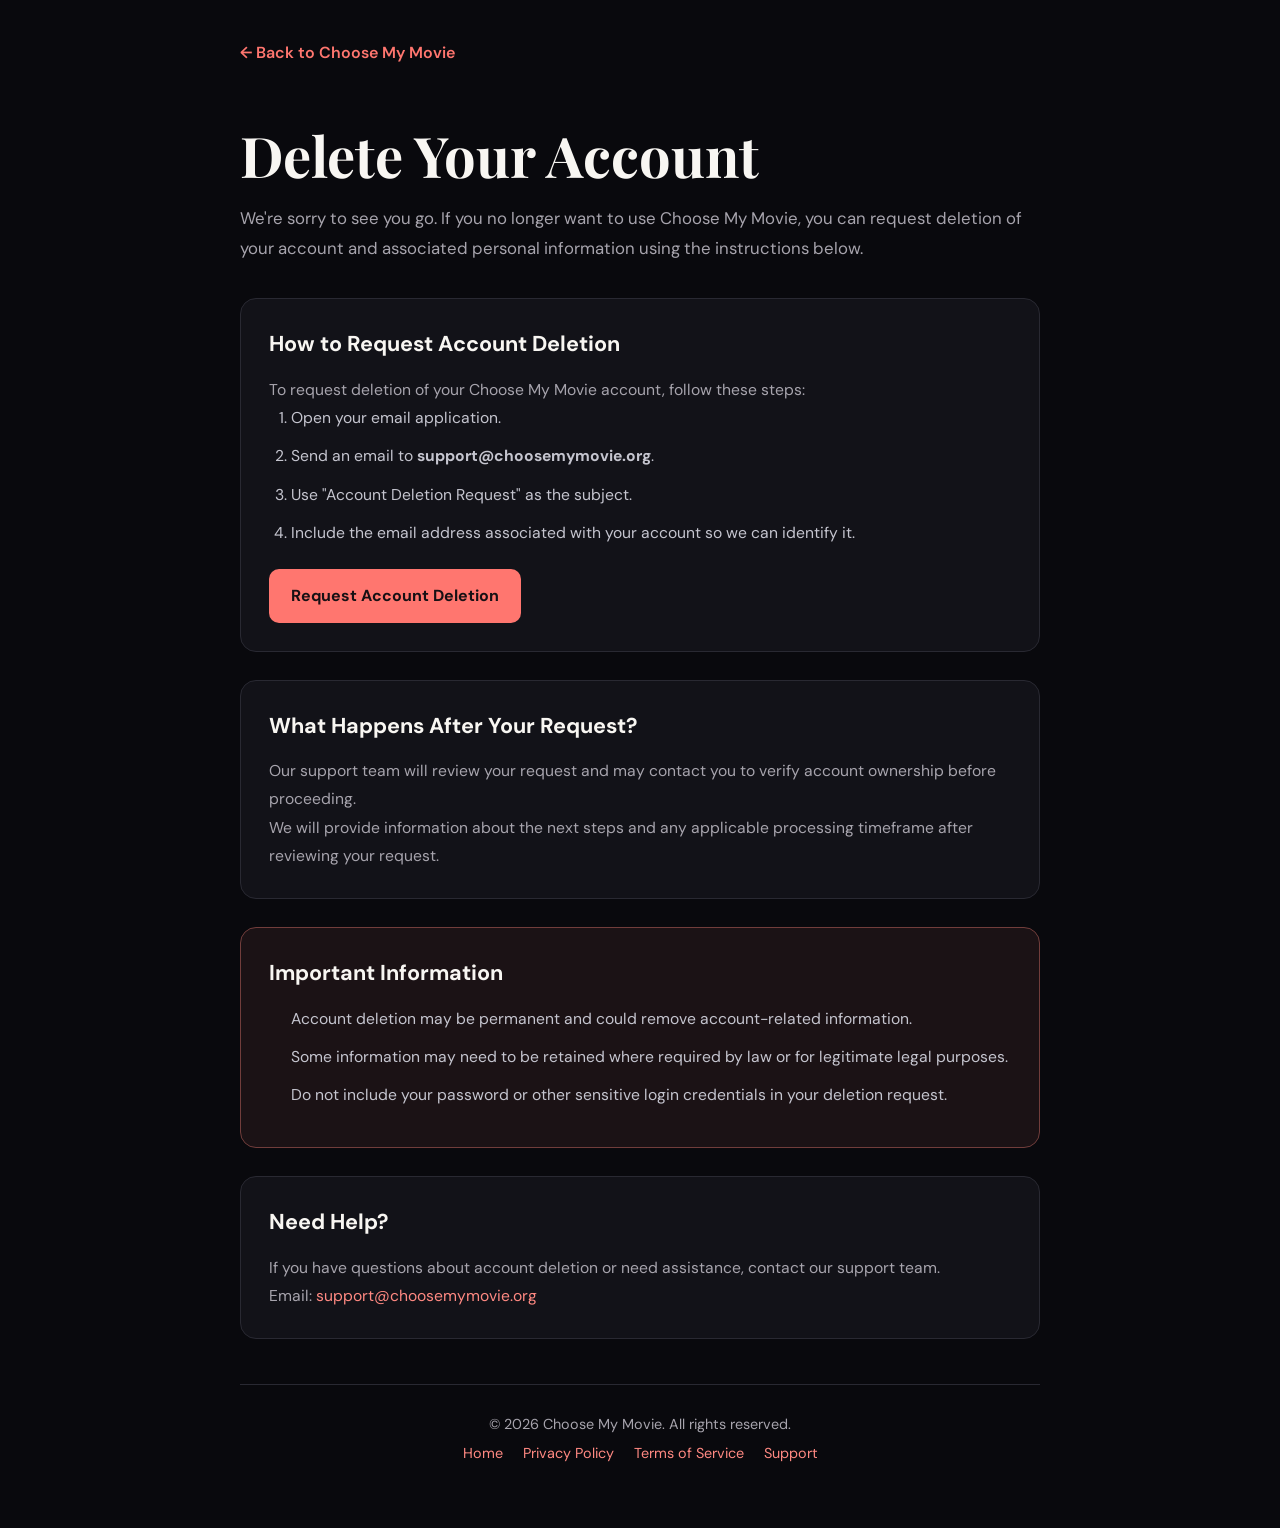
<file: chooseweb/delete-account.html>
<!DOCTYPE html>
<html lang="en">
<head>
    <meta charset="UTF-8">
    <meta name="viewport" content="width=device-width, initial-scale=1.0">

    <title>Delete Account | Choose My Movie</title>
    <meta name="description"content="Learn how to request deletion of your Choose My Movie account and associated personal information.">

    <link rel="stylesheet" href="choose.css">

    <link rel="preconnect" href="https://fonts.googleapis.com">
    <link rel="preconnect" href="https://fonts.gstatic.com" crossorigin>
    <script src="choose.js" defer></script>
    <link href="https://fonts.googleapis.com/css2?family=DM+Sans:wght@400;500;600;700&family=Playfair+Display:wght@600;700&display=swap"rel="stylesheet">

</head>

<body>
    <main class="delete-account-page">
        <div class="delete-account-container">

            <nav class="delete-account-nav">
                <a href="../index.html">
                    &larr; Back to Choose My Movie
                </a>
            </nav>

            <header class="delete-account-header">
                <h1>Delete Your Account</h1>
                <p>
                    We're sorry to see you go. If you no longer want
                    to use Choose My Movie, you can request deletion
                    of your account and associated personal information
                    using the instructions below.
                </p>
            </header>

            <section class="delete-account-section">
                <h2>How to Request Account Deletion</h2>
                <p>
                    To request deletion of your Choose My Movie account,
                    follow these steps:
                </p>
                <ol>
                    <li>
                        Open your email application.
                    </li>

                    <li>
                        Send an email to
                        <strong>support@choosemymovie.org</strong>.
                    </li>

                    <li>
                        Use "Account Deletion Request" as the subject.
                    </li>

                    <li>
                        Include the email address associated with
                        your account so we can identify it.
                    </li>
                </ol>

                <a class="delete-account-button"href="mailto:support@choosemymovie.org?subject=Account%20Deletion%20Request&body=Hello%20Choose%20My%20Movie%20Support%2C%0A%0AI%20would%20like%20to%20request%20deletion%20of%20my%20account%20and%20associated%20personal%20information.%0A%0AEmail%20associated%20with%20my%20account%3A%20%0A%0AThank%20you.">
                    Request Account Deletion
                </a>
            </section>

            <section class="delete-account-section">
                <h2>What Happens After Your Request?</h2>

                <p>
                    Our support team will review your request and may
                    contact you to verify account ownership before
                    proceeding.
                </p>

                <p>
                    We will provide information about the next steps
                    and any applicable processing timeframe after
                    reviewing your request.
                </p>
            </section>

            <section class="delete-account-section delete-account-warning">
                <h2>Important Information</h2>

                <ul>
                    <li>
                        Account deletion may be permanent and could
                        remove account-related information.
                    </li>

                    <li>
                        Some information may need to be retained where
                        required by law or for legitimate legal purposes.
                    </li>

                    <li>
                        Do not include your password or other sensitive
                        login credentials in your deletion request.
                    </li>
                </ul>
            </section>

            <section class="delete-account-section">
                <h2>Need Help?</h2>

                <p>
                    If you have questions about account deletion or
                    need assistance, contact our support team.
                </p>

                <p>
                    Email:
                    <a href="mailto:support@choosemymovie.org"style="color: #ff8982;">
                        support@choosemymovie.org
                    </a>
                </p>
            </section>

            <footer class="delete-account-footer">
                <p>
                    &copy; <span id="current-year"></span>
                    Choose My Movie. All rights reserved.
                </p>

                <p>
                    <a href="../index.html">Home</a>
                    <a href="privacy.html">Privacy Policy</a>
                    <a href="terms.html">Terms of Service</a>
                    <a href="support.html">Support</a>
                </p>
            </footer>

        </div>
    </main>

    <script>
        document.getElementById("current-year").textContent =
            new Date().getFullYear();
    </script>
</body>
</html>
</file>
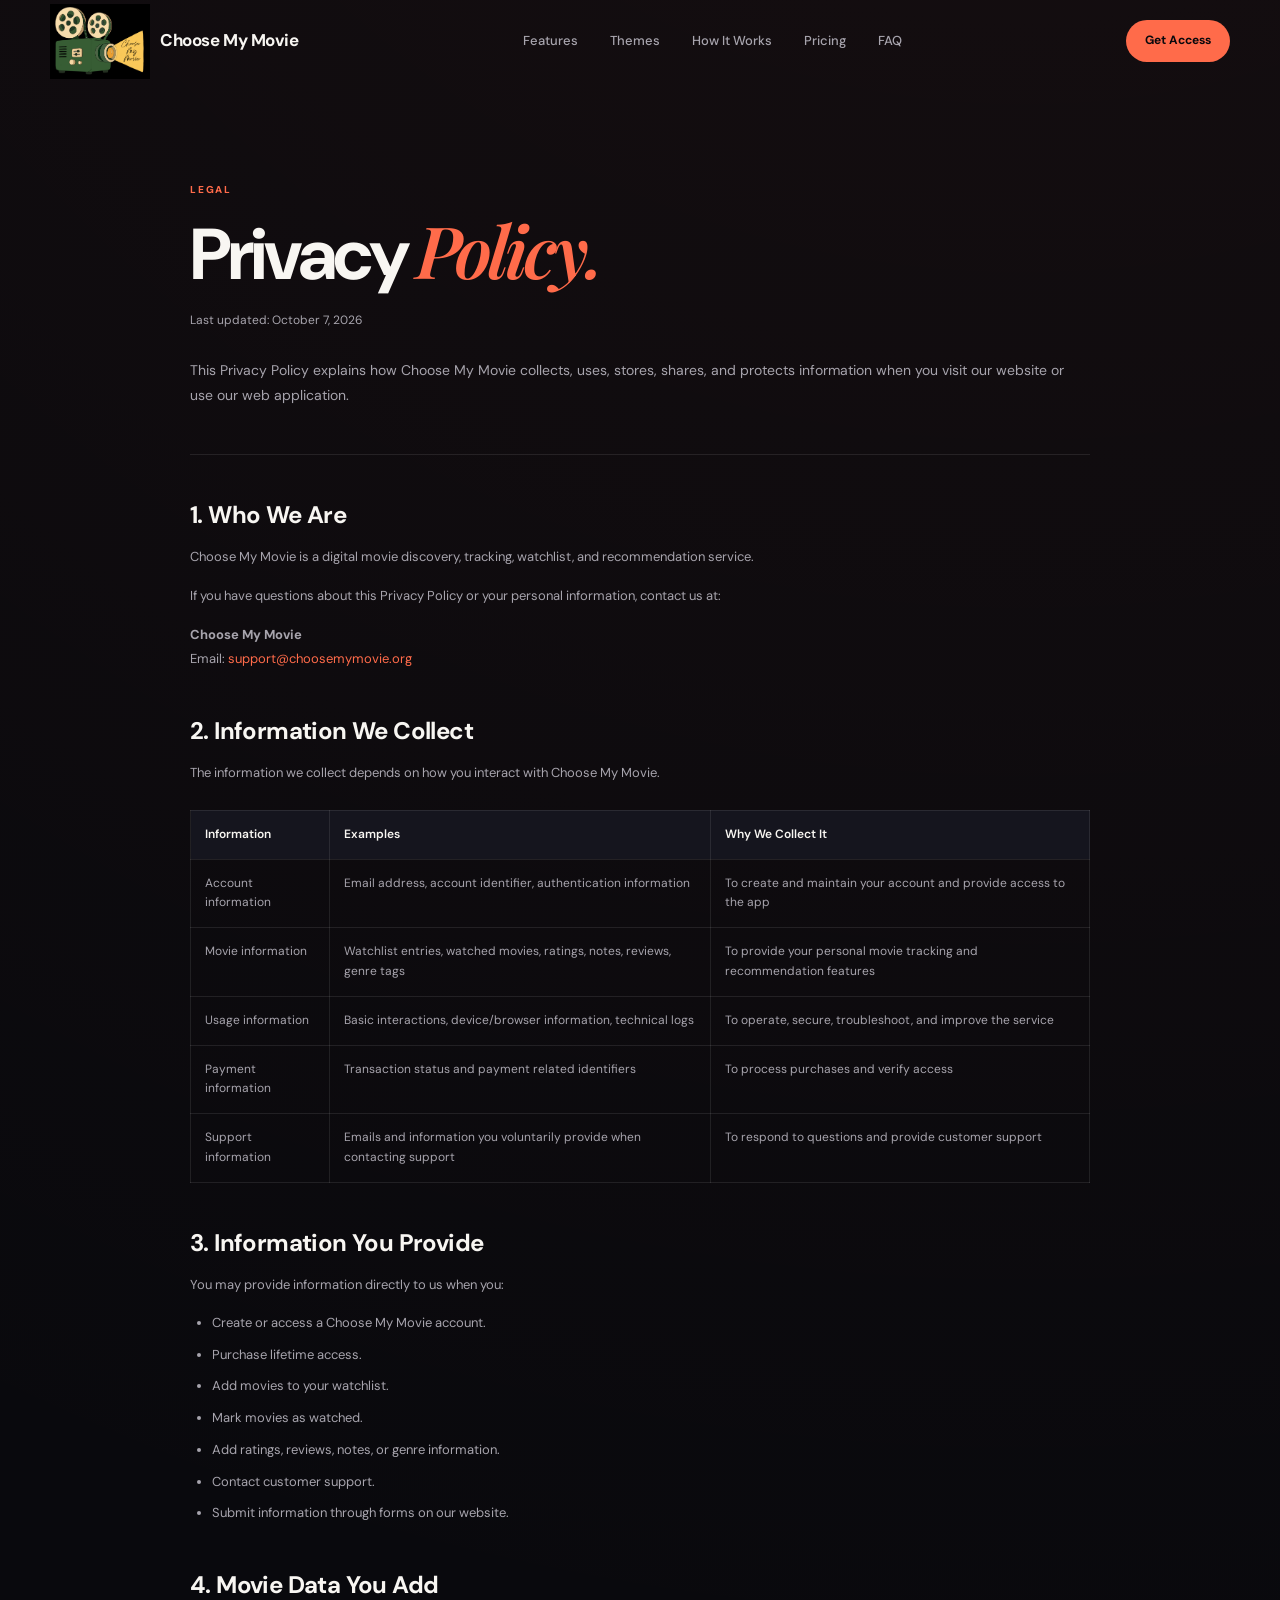
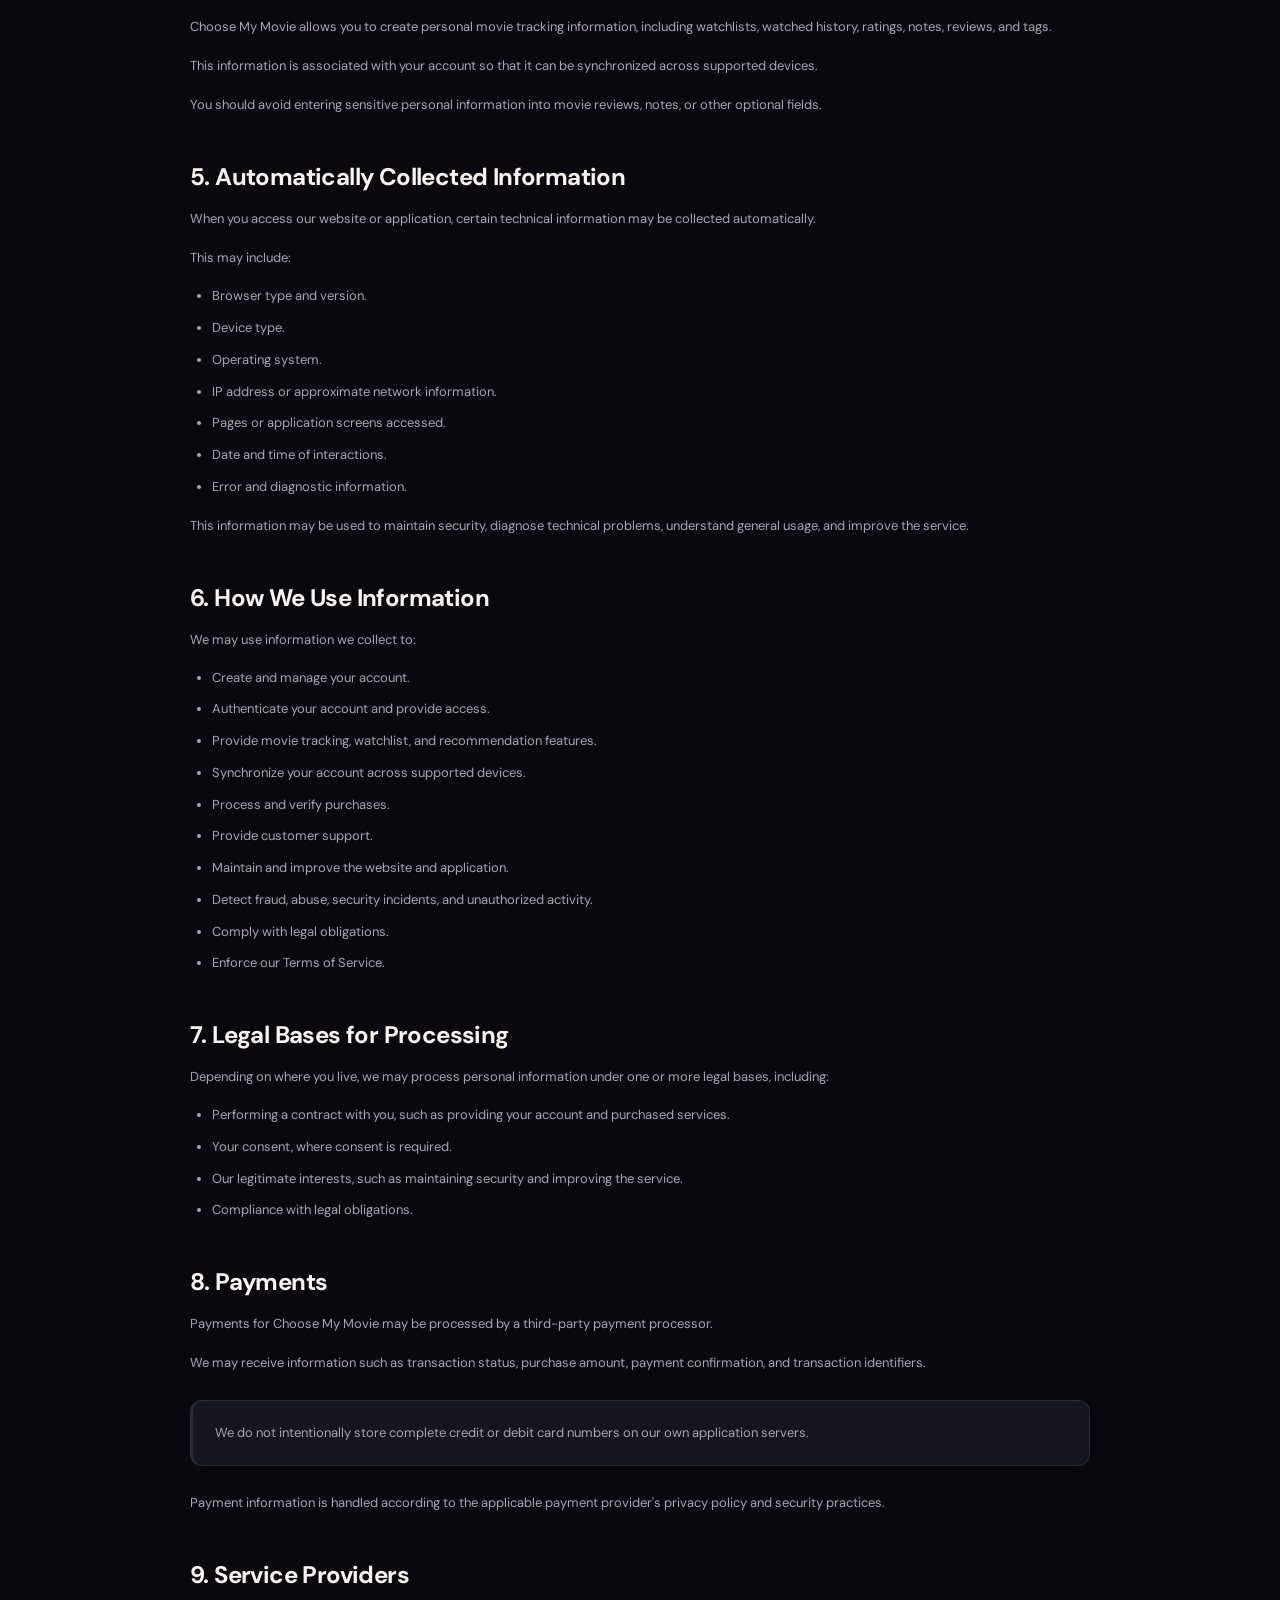
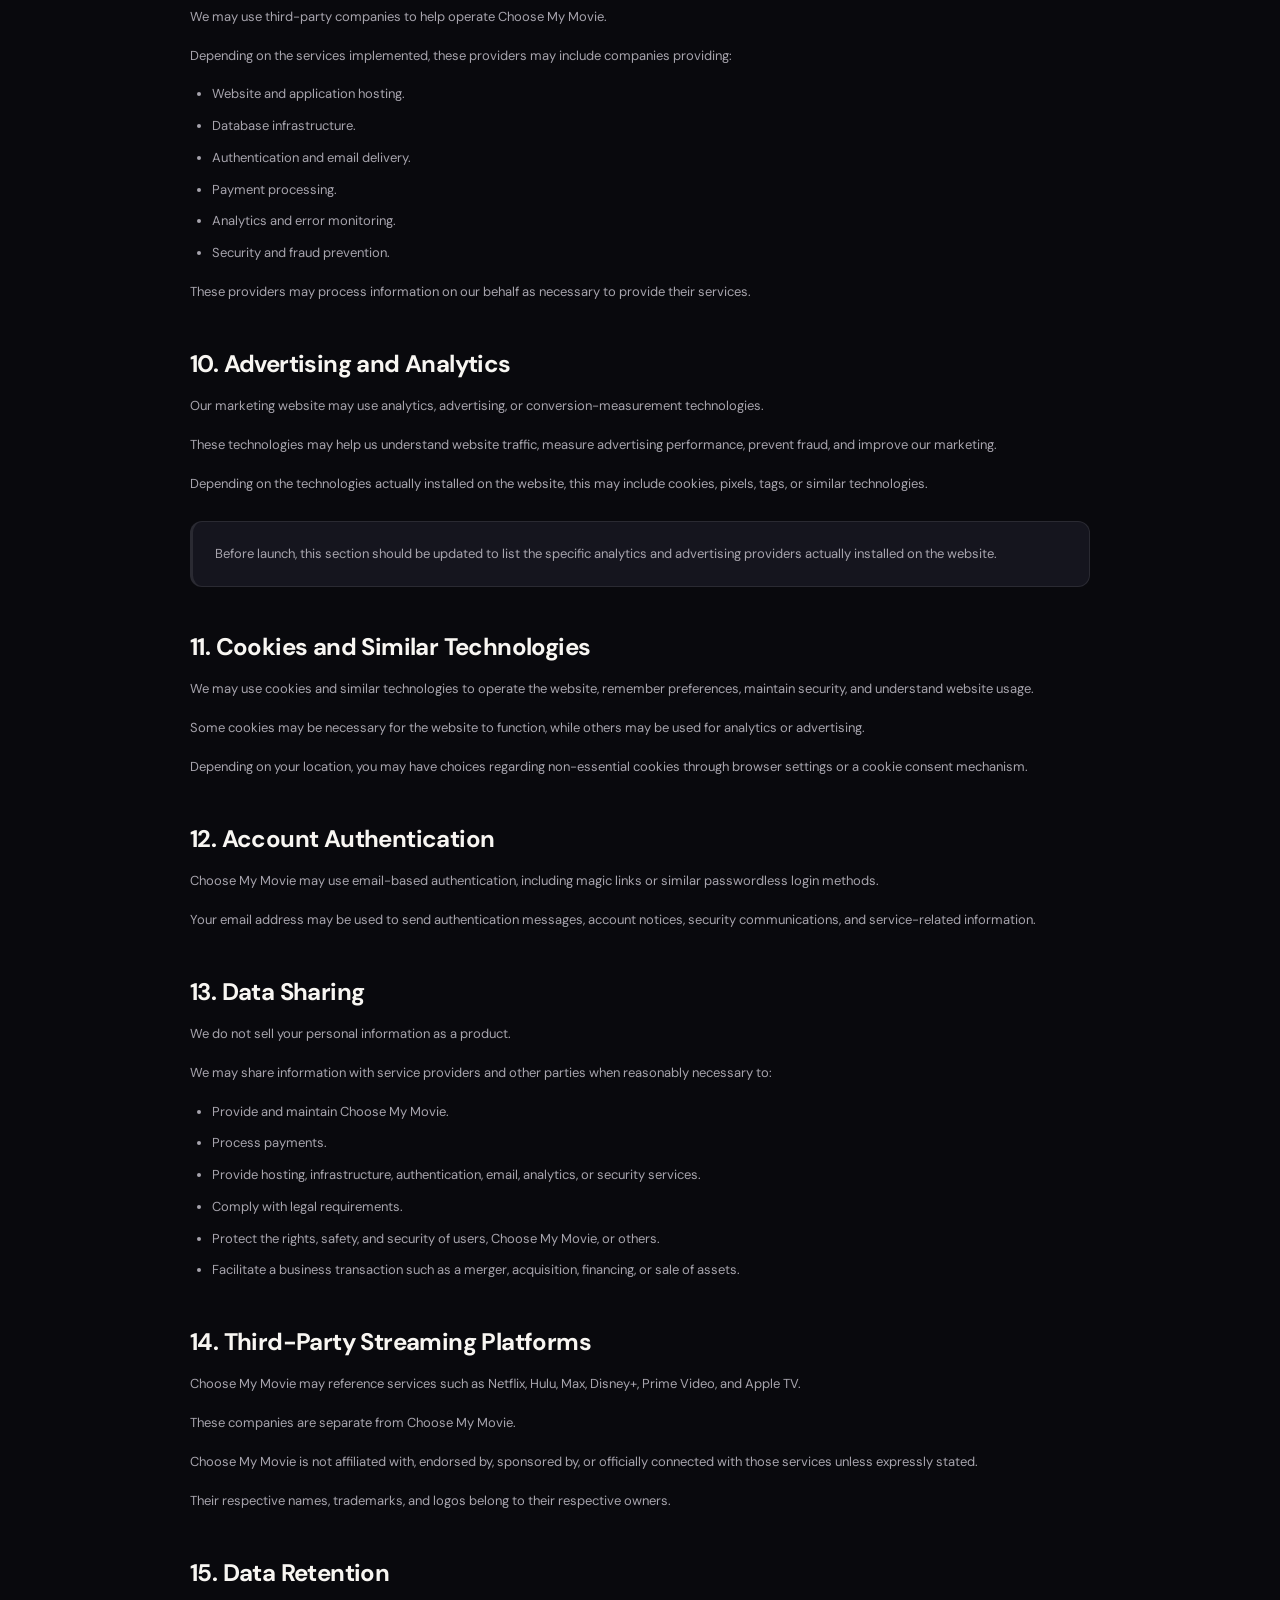
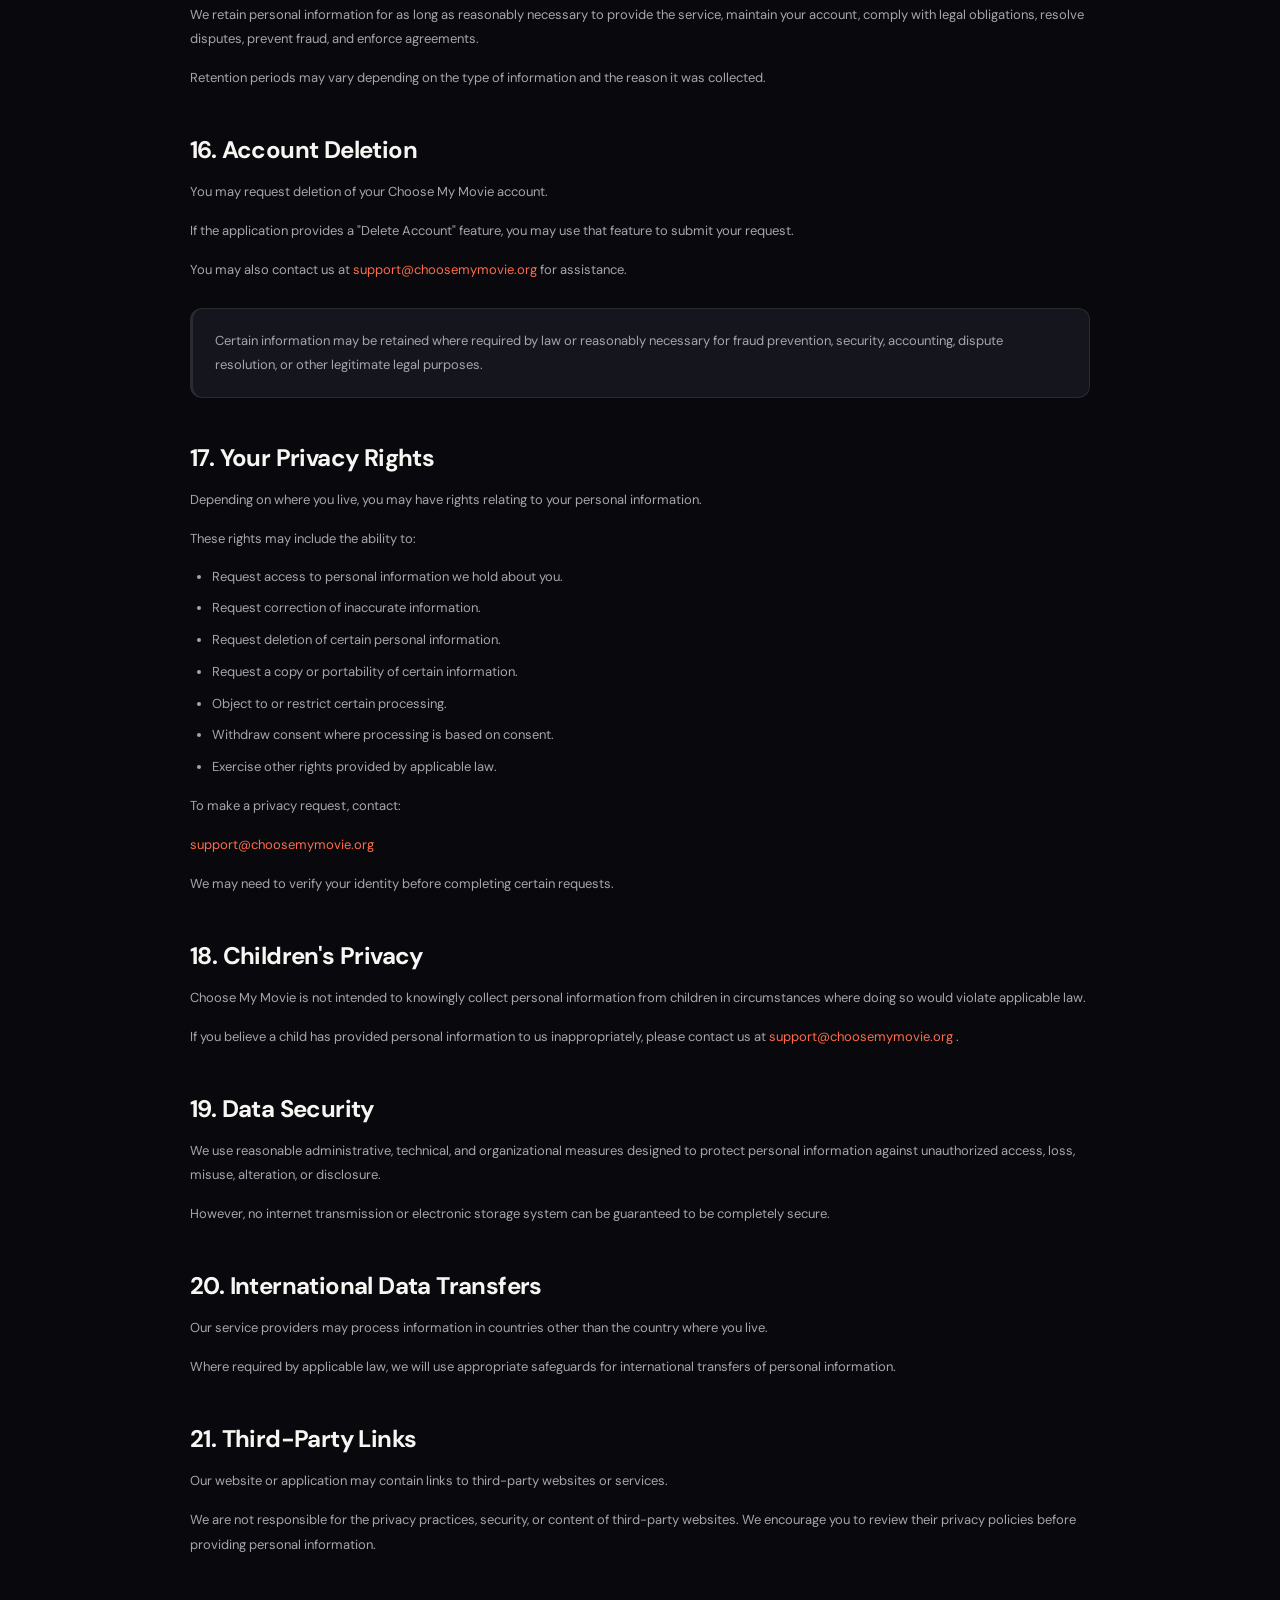
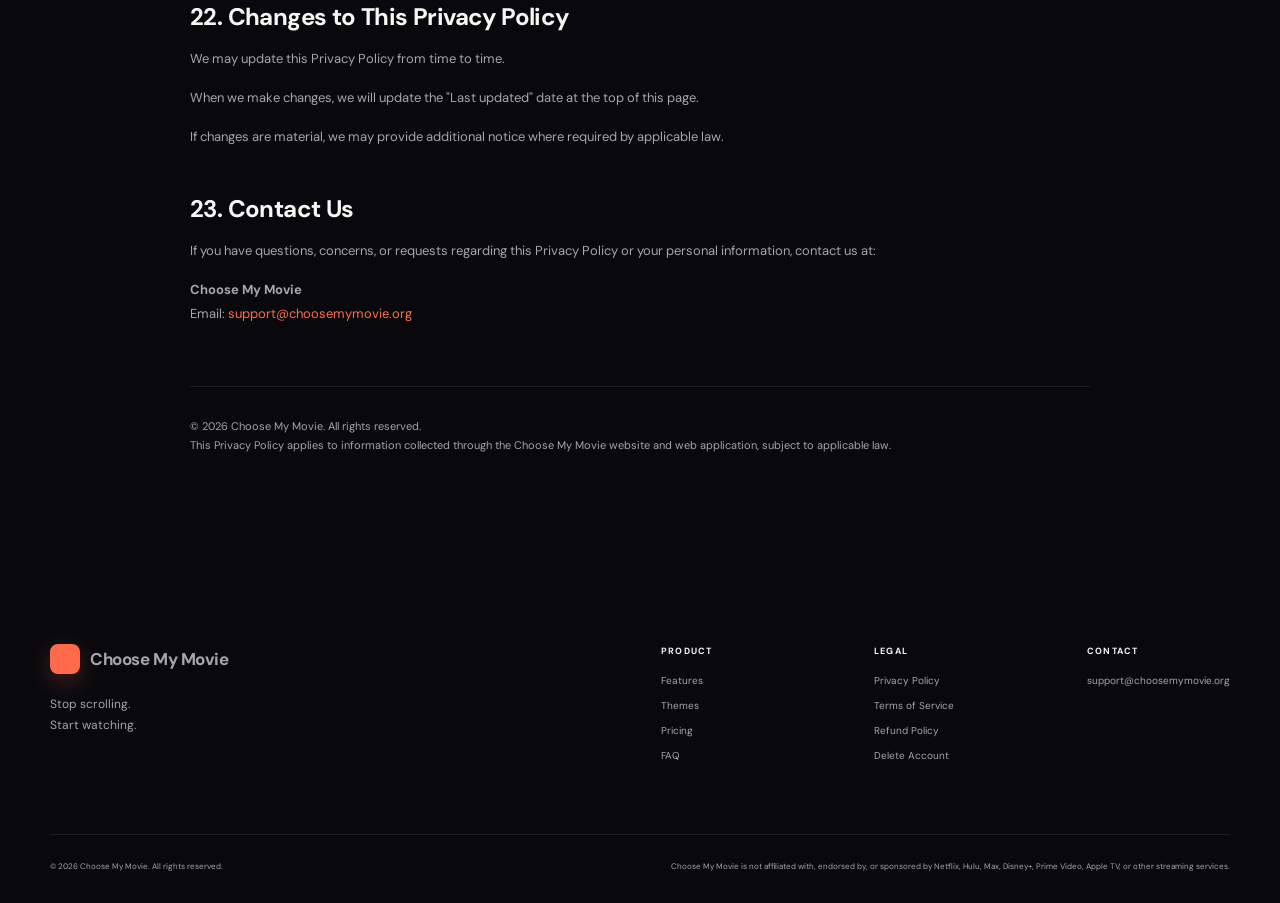
<file: chooseweb/privacy.html>
<!DOCTYPE html>
<html lang="en">
<head>
  <meta charset="UTF-8">
  <meta name="viewport" content="width=device-width, initial-scale=1.0">
  <meta name="description" content="Privacy Policy for Choose My Movie.">
  <meta name="theme-color" content="#09090d">

  <title>Privacy Policy — Choose My Movie</title>

  <!-- Fonts -->
  <link rel="preconnect" href="https://fonts.googleapis.com">
  <link rel="preconnect" href="https://fonts.gstatic.com" crossorigin>

  <link href="https://fonts.googleapis.com/css2?family=DM+Sans:wght@400;500;600;700&family=Playfair+Display:ital,wght@0,600;0,700;1,600;1,700&display=swap" rel="stylesheet">

  <!-- Main stylesheet -->
  <link rel="stylesheet" href="choose.css">
  <script src="choose.js" defer></script>
</head>
<body>

  <!-- =====================================================
       NAVIGATION
       ===================================================== -->

  <header class="navbar">

    <a href="../index.html"class="logo" aria-label="Choose My Movie home">
      <img src="IMG_1757 copy.JPG" alt="Choose My Movie Logo Green Projector">
      <span>Choose My Movie</span>
    </a>

    <nav class="desktop-nav"aria-label="Main navigation">
      <a href="../index.html#features">Features</a>
      <a href="../index.html#themes">Themes</a>
      <a href="../index.html#how-it-works">How It Works</a>
      <a href="../index.html#pricing">Pricing</a>
      <a href="../index.html#faq">FAQ</a>
    </nav>

    <a href="../index.html#pricing"class="nav-button">
      Get Access
    </a>

    <button class="mobile-menu-button" id="mobileMenuButton"type="button" aria-label="Open navigation menu" aria-expanded="false">
      ☰
    </button>

  </header>

  <!-- =====================================================
       MOBILE MENU
       ===================================================== -->

  <div class="mobile-menu"id="mobileMenu">
    <a href="../index.html#features">
      Features
    </a>

    <a href="../index.html#themes">
      Themes
    </a>

    <a href="../index.html#how-it-works">
      How It Works
    </a>

    <a href="../index.html#pricing">
      Pricing
    </a>

    <a href="../index.html#faq">
      FAQ
    </a>

    <a href="../index.html#pricing"class="mobile-cta">
      Get Lifetime Access
    </a>

  </div>

  <!-- =====================================================
       PRIVACY POLICY
       ===================================================== -->

  <main class="legal-page">

    <header class="legal-header">

      <div class="section-label">
        LEGAL
      </div>

      <h1>
        Privacy <em>Policy.</em>
      </h1>

      <p class="legal-date">
        Last updated: October 7, 2026
      </p>

      <p class="legal-intro">
        This Privacy Policy explains how Choose My Movie collects,
        uses, stores, shares, and protects information when you visit
        our website or use our web application.
      </p>

    </header>

    <div class="legal-content">

      <!-- =================================================
           1
           ================================================= -->

      <section class="legal-section">

        <h2>
          1. Who We Are
        </h2>

        <p>
          Choose My Movie is a digital movie discovery, tracking,
          watchlist, and recommendation service.
        </p>

        <p>
          If you have questions about this Privacy Policy or your
          personal information, contact us at:
        </p>

        <p>
          <strong>Choose My Movie</strong><br>

          Email:
          <a href="mailto:support@choosemymovie.org">
            support@choosemymovie.org
          </a>
        </p>

      </section>

      <!-- =================================================
           2
           ================================================= -->

      <section class="legal-section">

        <h2>
          2. Information We Collect
        </h2>

        <p>
          The information we collect depends on how you interact
          with Choose My Movie.
        </p>

        <div class="legal-table-wrapper">

          <table class="legal-table">

            <thead>
              <tr>
                <th>
                  Information
                </th>

                <th>
                  Examples
                </th>

                <th>
                  Why We Collect It
                </th>
              </tr>
            </thead>

            <tbody>

              <tr>
                <td>
                  Account information
                </td>

                <td>
                  Email address, account identifier,
                  authentication information
                </td>

                <td>
                  To create and maintain your account
                  and provide access to the app
                </td>
              </tr>

              <tr>
                <td>
                  Movie information
                </td>

                <td>
                  Watchlist entries, watched movies,
                  ratings, notes, reviews, genre tags
                </td>

                <td>
                  To provide your personal movie
                  tracking and recommendation features
                </td>
              </tr>

              <tr>
                <td>
                  Usage information
                </td>

                <td>
                  Basic interactions, device/browser
                  information, technical logs
                </td>

                <td>
                  To operate, secure, troubleshoot,
                  and improve the service
                </td>
              </tr>

              <tr>
                <td>
                  Payment information
                </td>

                <td>
                  Transaction status and payment
                  related identifiers
                </td>

                <td>
                  To process purchases and verify
                  access
                </td>
              </tr>

              <tr>
                <td>
                  Support information
                </td>

                <td>
                  Emails and information you voluntarily
                  provide when contacting support
                </td>

                <td>
                  To respond to questions and provide
                  customer support
                </td>
              </tr>

            </tbody>

          </table>

        </div>

      </section>

      <!-- =================================================
           3
           ================================================= -->

      <section class="legal-section">

        <h2>
          3. Information You Provide
        </h2>

        <p>
          You may provide information directly to us when you:
        </p>

        <ul>

          <li>
            Create or access a Choose My Movie account.
          </li>

          <li>
            Purchase lifetime access.
          </li>

          <li>
            Add movies to your watchlist.
          </li>

          <li>
            Mark movies as watched.
          </li>

          <li>
            Add ratings, reviews, notes, or genre information.
          </li>

          <li>
            Contact customer support.
          </li>

          <li>
            Submit information through forms on our website.
          </li>

        </ul>

      </section>

      <!-- =================================================
           4
           ================================================= -->

      <section class="legal-section">

        <h2>
          4. Movie Data You Add
        </h2>

        <p>
          Choose My Movie allows you to create personal movie
          tracking information, including watchlists, watched
          history, ratings, notes, reviews, and tags.
        </p>

        <p>
          This information is associated with your account so that
          it can be synchronized across supported devices.
        </p>

        <p>
          You should avoid entering sensitive personal information
          into movie reviews, notes, or other optional fields.
        </p>

      </section>

      <!-- =================================================
           5
           ================================================= -->

      <section class="legal-section">

        <h2>
          5. Automatically Collected Information
        </h2>

        <p>
          When you access our website or application, certain
          technical information may be collected automatically.
        </p>

        <p>This may include:</p>

        <ul>

          <li>
            Browser type and version.
          </li>

          <li>
            Device type.
          </li>

          <li>
            Operating system.
          </li>

          <li>
            IP address or approximate network information.
          </li>

          <li>
            Pages or application screens accessed.
          </li>

          <li>
            Date and time of interactions.
          </li>

          <li>
            Error and diagnostic information.
          </li>

        </ul>

        <p>
          This information may be used to maintain security,
          diagnose technical problems, understand general usage,
          and improve the service.
        </p>

      </section>

      <!-- =================================================
           6
           ================================================= -->

      <section class="legal-section">

        <h2>
          6. How We Use Information
        </h2>

        <p>
          We may use information we collect to:
        </p>

        <ul>

          <li>
            Create and manage your account.
          </li>

          <li>
            Authenticate your account and provide access.
          </li>

          <li>
            Provide movie tracking, watchlist, and recommendation
            features.
          </li>

          <li>
            Synchronize your account across supported devices.
          </li>

          <li>
            Process and verify purchases.
          </li>

          <li>
            Provide customer support.
          </li>

          <li>
            Maintain and improve the website and application.
          </li>

          <li>
            Detect fraud, abuse, security incidents, and unauthorized
            activity.
          </li>

          <li>
            Comply with legal obligations.
          </li>

          <li>
            Enforce our Terms of Service.
          </li>

        </ul>

      </section>

      <!-- =================================================
           7
           ================================================= -->

      <section class="legal-section">

        <h2>
          7. Legal Bases for Processing
        </h2>

        <p>
          Depending on where you live, we may process personal
          information under one or more legal bases, including:
        </p>

        <ul>

          <li>
            Performing a contract with you, such as providing your
            account and purchased services.
          </li>

          <li>
            Your consent, where consent is required.
          </li>

          <li>
            Our legitimate interests, such as maintaining security
            and improving the service.
          </li>

          <li>
            Compliance with legal obligations.
          </li>

        </ul>

      </section>

      <!-- =================================================
           8
           ================================================= -->

      <section class="legal-section">

        <h2>
          8. Payments
        </h2>

        <p>
          Payments for Choose My Movie may be processed by a
          third-party payment processor.
        </p>

        <p>
          We may receive information such as transaction status,
          purchase amount, payment confirmation, and transaction
          identifiers.
        </p>

        <div class="legal-highlight">

          <p>
            We do not intentionally store complete credit or debit
            card numbers on our own application servers.
          </p>

        </div>

        <p>
          Payment information is handled according to the applicable
          payment provider's privacy policy and security practices.
        </p>

      </section>

      <!-- =================================================
           9
           ================================================= -->

      <section class="legal-section">

        <h2>
          9. Service Providers
        </h2>

        <p>
          We may use third-party companies to help operate Choose My
          Movie.
        </p>

        <p>
          Depending on the services implemented, these providers may
          include companies providing:
        </p>

        <ul>

          <li>
            Website and application hosting.
          </li>

          <li>
            Database infrastructure.
          </li>

          <li>
            Authentication and email delivery.
          </li>

          <li>
            Payment processing.
          </li>

          <li>
            Analytics and error monitoring.
          </li>

          <li>
            Security and fraud prevention.
          </li>

        </ul>

        <p>
          These providers may process information on our behalf as
          necessary to provide their services.
        </p>

      </section>

      <!-- =================================================
           10
           ================================================= -->

      <section class="legal-section">

        <h2>
          10. Advertising and Analytics
        </h2>

        <p>
          Our marketing website may use analytics, advertising, or
          conversion-measurement technologies.
        </p>

        <p>
          These technologies may help us understand website traffic,
          measure advertising performance, prevent fraud, and
          improve our marketing.
        </p>

        <p>
          Depending on the technologies actually installed on the
          website, this may include cookies, pixels, tags, or similar
          technologies.
        </p>

        <div class="legal-highlight">

          <p>
            Before launch, this section should be updated to list the
            specific analytics and advertising providers actually
            installed on the website.
          </p>

        </div>

      </section>

      <!-- =================================================
           11
           ================================================= -->

      <section class="legal-section">

        <h2>
          11. Cookies and Similar Technologies
        </h2>

        <p>
          We may use cookies and similar technologies to operate the
          website, remember preferences, maintain security, and
          understand website usage.
        </p>

        <p>
          Some cookies may be necessary for the website to function,
          while others may be used for analytics or advertising.
        </p>

        <p>
          Depending on your location, you may have choices regarding
          non-essential cookies through browser settings or a cookie
          consent mechanism.
        </p>

      </section>

      <!-- =================================================
           12
           ================================================= -->

      <section class="legal-section">

        <h2>
          12. Account Authentication
        </h2>

        <p>
          Choose My Movie may use email-based authentication,
          including magic links or similar passwordless login
          methods.
        </p>

        <p>
          Your email address may be used to send authentication
          messages, account notices, security communications, and
          service-related information.
        </p>

      </section>

      <!-- =================================================
           13
           ================================================= -->

      <section class="legal-section">

        <h2>
          13. Data Sharing
        </h2>

        <p>
          We do not sell your personal information as a product.
        </p>

        <p>
          We may share information with service providers and other
          parties when reasonably necessary to:
        </p>

        <ul>

          <li>
            Provide and maintain Choose My Movie.
          </li>

          <li>
            Process payments.
          </li>

          <li>
            Provide hosting, infrastructure, authentication, email,
            analytics, or security services.
          </li>

          <li>
            Comply with legal requirements.
          </li>

          <li>
            Protect the rights, safety, and security of users,
            Choose My Movie, or others.
          </li>

          <li>
            Facilitate a business transaction such as a merger,
            acquisition, financing, or sale of assets.
          </li>

        </ul>

      </section>

      <!-- =================================================
           14
           ================================================= -->

      <section class="legal-section">

        <h2>
          14. Third-Party Streaming Platforms
        </h2>

        <p>
          Choose My Movie may reference services such as Netflix,
          Hulu, Max, Disney+, Prime Video, and Apple TV.
        </p>

        <p>
          These companies are separate from Choose My Movie.
        </p>

        <p>
          Choose My Movie is not affiliated with, endorsed by,
          sponsored by, or officially connected with those services
          unless expressly stated.
        </p>

        <p>
          Their respective names, trademarks, and logos belong to
          their respective owners.
        </p>

      </section>

      <!-- =================================================
           15
           ================================================= -->

      <section class="legal-section">

        <h2>
          15. Data Retention
        </h2>

        <p>
          We retain personal information for as long as reasonably
          necessary to provide the service, maintain your account,
          comply with legal obligations, resolve disputes, prevent
          fraud, and enforce agreements.
        </p>

        <p>
          Retention periods may vary depending on the type of
          information and the reason it was collected.
        </p>

      </section>

      <!-- =================================================
           16
           ================================================= -->

      <section class="legal-section">

        <h2>
          16. Account Deletion
        </h2>

        <p>
          You may request deletion of your Choose My Movie account.
        </p>

        <p>
          If the application provides a "Delete Account" feature,
          you may use that feature to submit your request.
        </p>

        <p>
          You may also contact us at
          <a href="mailto:support@choosemymovie.org">
            support@choosemymovie.org
          </a>
          for assistance.
        </p>

        <div class="legal-highlight">

          <p>
            Certain information may be retained where required by
            law or reasonably necessary for fraud prevention,
            security, accounting, dispute resolution, or other
            legitimate legal purposes.
          </p>

        </div>

      </section>

      <!-- =================================================
           17
           ================================================= -->

      <section class="legal-section">

        <h2>
          17. Your Privacy Rights
        </h2>

        <p>
          Depending on where you live, you may have rights relating
          to your personal information.
        </p>

        <p>
          These rights may include the ability to:
        </p>

        <ul>

          <li>
            Request access to personal information we hold about you.
          </li>

          <li>
            Request correction of inaccurate information.
          </li>

          <li>
            Request deletion of certain personal information.
          </li>

          <li>
            Request a copy or portability of certain information.
          </li>

          <li>
            Object to or restrict certain processing.
          </li>

          <li>
            Withdraw consent where processing is based on consent.
          </li>

          <li>
            Exercise other rights provided by applicable law.
          </li>

        </ul>

        <p>
          To make a privacy request, contact:
        </p>

        <p>
          <a href="mailto:support@choosemymovie.org">
            support@choosemymovie.org
          </a>
        </p>

        <p>
          We may need to verify your identity before completing
          certain requests.
        </p>

      </section>

      <!-- =================================================
           18
           ================================================= -->

      <section class="legal-section">

        <h2>
          18. Children's Privacy
        </h2>

        <p>
          Choose My Movie is not intended to knowingly collect
          personal information from children in circumstances where
          doing so would violate applicable law.
        </p>

        <p>
          If you believe a child has provided personal information
          to us inappropriately, please contact us at
          <a href="mailto:support@choosemymovie.org">
            support@choosemymovie.org
          </a>.
        </p>

      </section>

      <!-- =================================================
           19
           ================================================= -->

      <section class="legal-section">

        <h2>
          19. Data Security
        </h2>

        <p>
          We use reasonable administrative, technical, and
          organizational measures designed to protect personal
          information against unauthorized access, loss, misuse,
          alteration, or disclosure.
        </p>

        <p>
          However, no internet transmission or electronic storage
          system can be guaranteed to be completely secure.
        </p>

      </section>

      <!-- =================================================
           20
           ================================================= -->

      <section class="legal-section">

        <h2>
          20. International Data Transfers
        </h2>

        <p>
          Our service providers may process information in countries
          other than the country where you live.
        </p>

        <p>
          Where required by applicable law, we will use appropriate
          safeguards for international transfers of personal
          information.
        </p>

      </section>

      <!-- =================================================
           21
           ================================================= -->

      <section class="legal-section">

        <h2>
          21. Third-Party Links
        </h2>

        <p>
          Our website or application may contain links to third-party
          websites or services.
        </p>

        <p>
          We are not responsible for the privacy practices,
          security, or content of third-party websites. We encourage
          you to review their privacy policies before providing
          personal information.
        </p>

      </section>

      <!-- =================================================
           22
           ================================================= -->

      <section class="legal-section">

        <h2>
          22. Changes to This Privacy Policy
        </h2>

        <p>
          We may update this Privacy Policy from time to time.
        </p>

        <p>
          When we make changes, we will update the "Last updated"
          date at the top of this page.
        </p>

        <p>
          If changes are material, we may provide additional notice
          where required by applicable law.
        </p>

      </section>

      <!-- =================================================
           23
           ================================================= -->

      <section class="legal-section">

        <h2>
          23. Contact Us
        </h2>

        <p>
          If you have questions, concerns, or requests regarding
          this Privacy Policy or your personal information, contact
          us at:
        </p>

        <p>
          <strong>
            Choose My Movie
          </strong>
          <br>

          Email:
          <a href="mailto:support@choosemymovie.org">
            support@choosemymovie.org
          </a>
        </p>

      </section>

      <!-- =================================================
           FOOTER NOTE
           ================================================= -->

      <div class="legal-footer">

        <p>
          © 2026 Choose My Movie. All rights reserved.
        </p>

        <p>
          This Privacy Policy applies to information collected
          through the Choose My Movie website and web application,
          subject to applicable law.
        </p>

      </div>

    </div>

  </main>

  <!-- =====================================================
       FOOTER
       ===================================================== -->

  <footer class="footer">

    <div class="footer-main">

      <div class="footer-brand">

        <a href="index.html"class="logo">
          <span class="logo-mark">
            ▶
          </span>

          <span>
            Choose My Movie
          </span>
        </a>

        <p>
          Stop scrolling.<br>
          Start watching.
        </p>

      </div>

      <div class="footer-links">

        <div>

          <h4>
            Product
          </h4>

          <a href="index.html#features">
            Features
          </a>

          <a href="index.html#themes">
            Themes
          </a>

          <a href="index.html#pricing">
            Pricing
          </a>

          <a href="index.html#faq">
            FAQ
          </a>

        </div>

        <div>

          <h4>
            Legal
          </h4>

          <a href="privacy.html">
            Privacy Policy
          </a>

          <a href="terms.html">
            Terms of Service
          </a>

          <a href="refunds.html">
            Refund Policy
          </a>

          <a href="delete-account.html">
            Delete Account
          </a>

        </div>

        <div>

          <h4>
            Contact
          </h4>

          <a href="mailto:support@choosemymovie.org">
            support@choosemymovie.org
          </a>

        </div>

      </div>

    </div>

    <div class="footer-bottom">

      <p>
        © 2026 Choose My Movie. All rights reserved.
      </p>

      <p class="disclaimer">
        Choose My Movie is not affiliated with, endorsed by,
        or sponsored by Netflix, Hulu, Max, Disney+, Prime Video,
        Apple TV, or other streaming services.
      </p>

    </div>

  </footer>

</body>
</html>
</file>
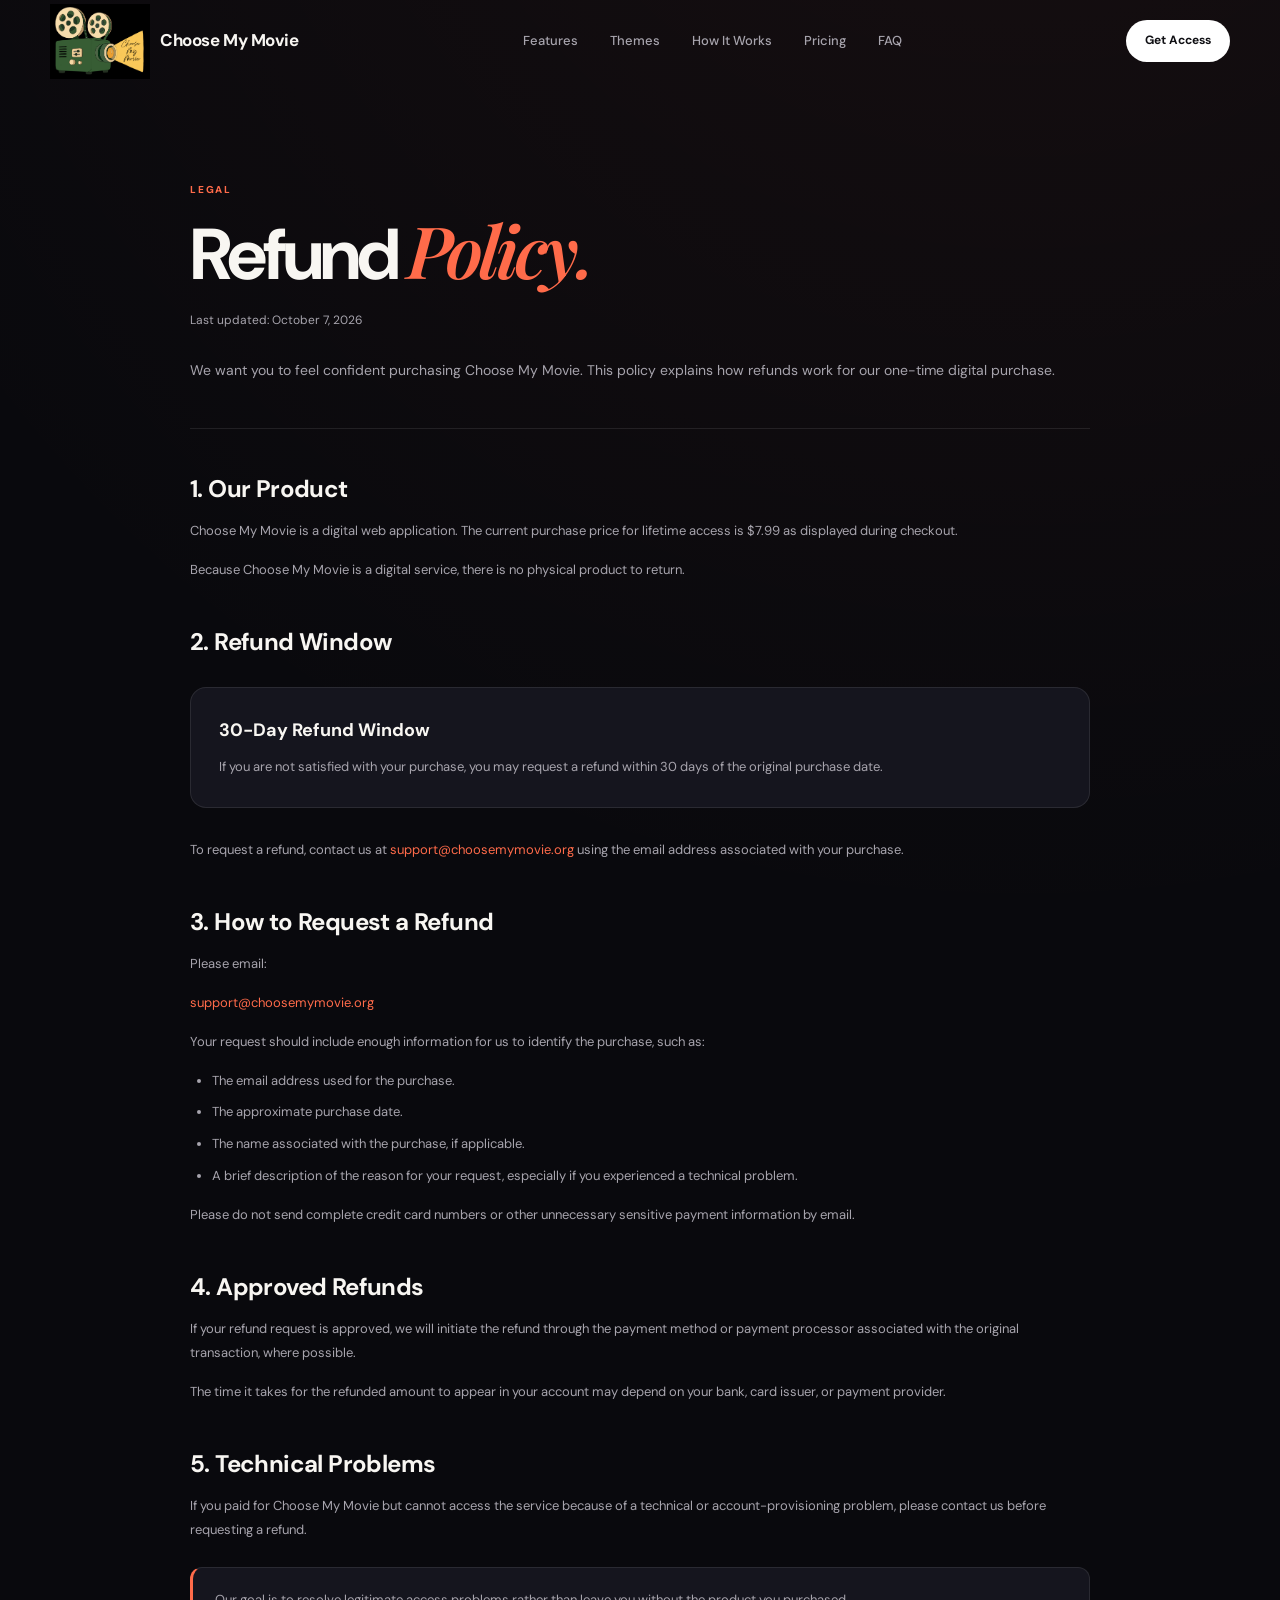
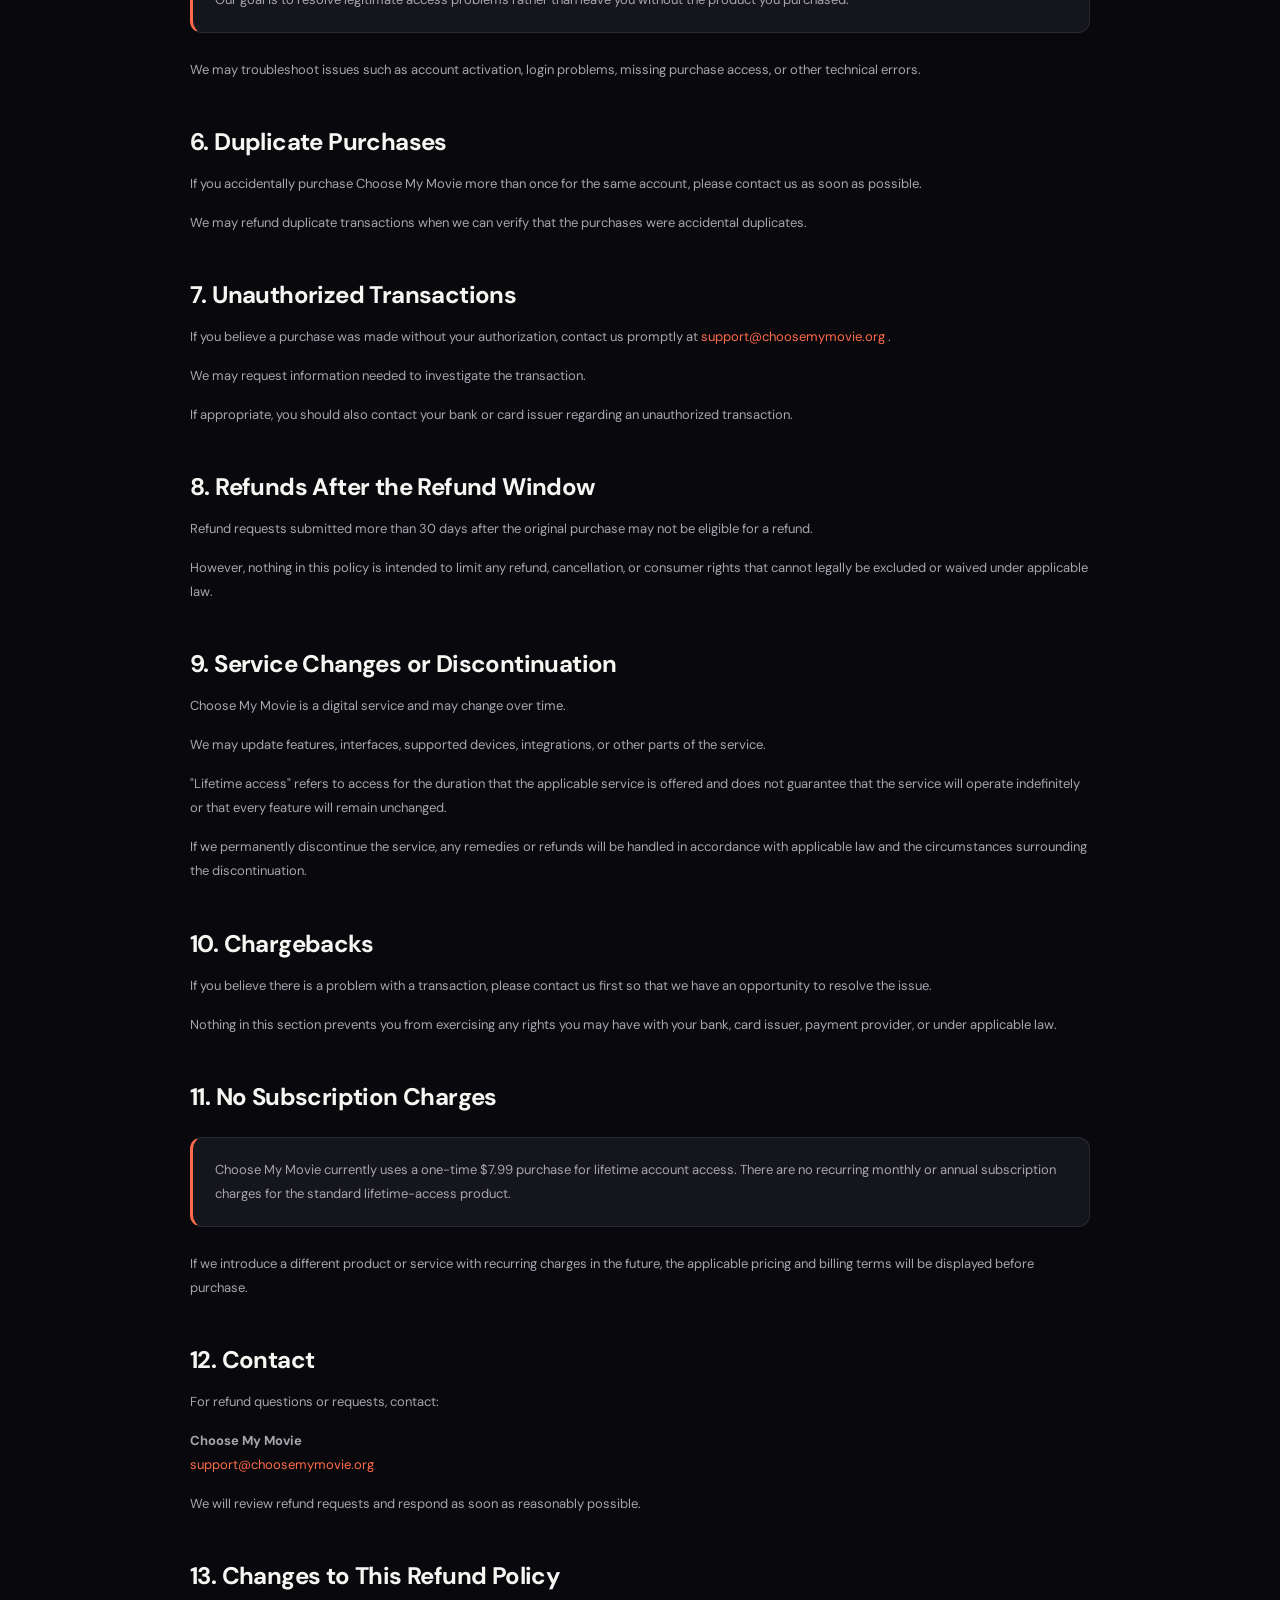
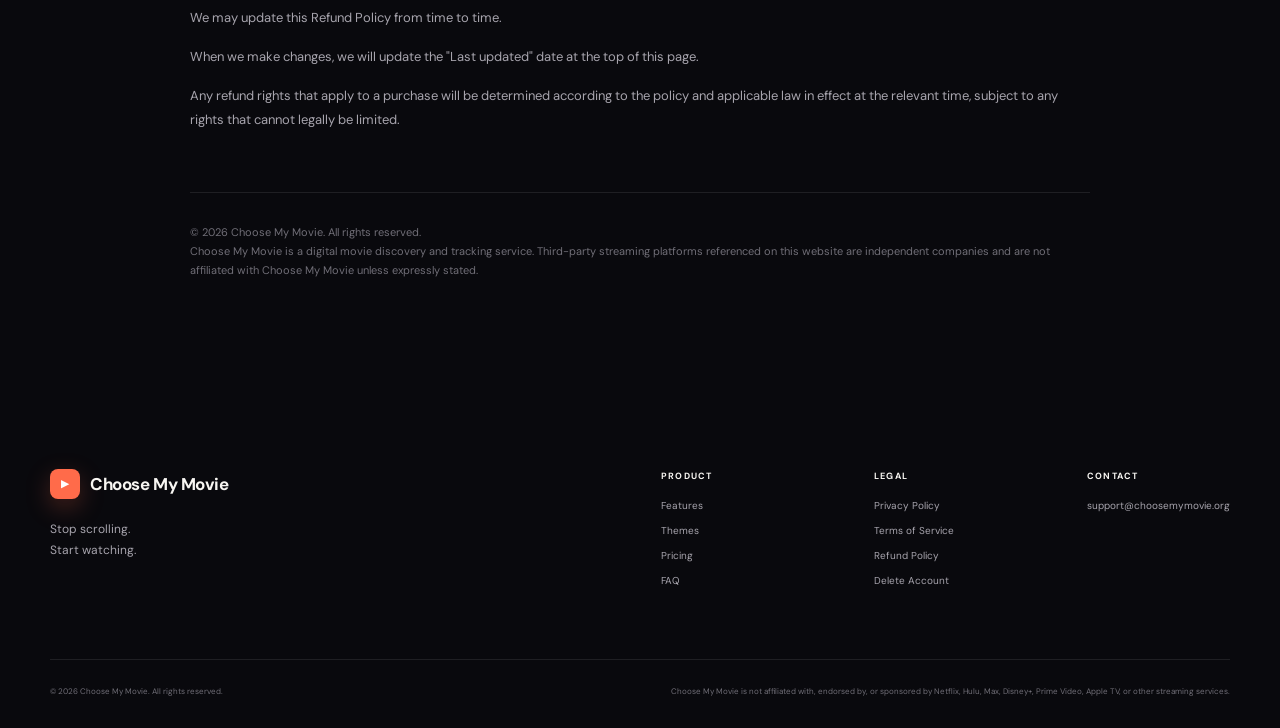
<file: chooseweb/refunds.html>
<!DOCTYPE html>
<html lang="en">
<head>
  <meta charset="UTF-8">
  <meta name="viewport" content="width=device-width, initial-scale=1.0">
  <meta name="description" content="Refund Policy for Choose My Movie.">
  <meta name="theme-color" content="#09090d">

  <title>Refund Policy — Choose My Movie</title>

  <!-- Fonts -->
  <link rel="preconnect" href="https://fonts.googleapis.com">
  <link rel="preconnect" href="https://fonts.gstatic.com" crossorigin>

  <link href="https://fonts.googleapis.com/css2?family=DM+Sans:wght@400;500;600;700&family=Playfair+Display:ital,wght@0,600;0,700;1,600;1,700&display=swap"rel="stylesheet">
  <link rel="stylesheet" href="choose.css">
  <script src="choose.js"></script>
</head>

<body>

  <!-- =====================================================
       NAVIGATION
       ===================================================== -->

  <header class="navbar">

    <a href="index.html" class="logo" aria-label="Choose My Movie home">
      <img src="IMG_1757 copy.JPG" alt="Choose My Movie Logo Green Projector">
      <span>Choose My Movie</span>
    </a>
    <nav
      class="desktop-nav"
      aria-label="Main navigation">
      <a href="../index.html#features">Features</a>
      <a href="../index.html#themes">Themes</a>
      <a href="../index.html#how-it-works">How It Works</a>
      <a href="../index.html#pricing">Pricing</a>
      <a href="../index.html#faq">FAQ</a>
    </nav>
    <a href="../index.html#pricing"class="nav-button">
      Get Access
    </a>
    <button
      class="mobile-menu-button"
      id="mobileMenuButton"
      type="button"
      aria-label="Open navigation menu"
      aria-expanded="false">
      ☰
    </button>

  </header>

  <!-- =====================================================
       MOBILE MENU
       ===================================================== -->

  <div class="mobile-menu"id="mobileMenu">

    <a href="../index.html#features">
      Features
    </a>

    <a href="../index.html#themes">
      Themes
    </a>

    <a href="../index.html#how-it-works">
      How It Works
    </a>

    <a href="../index.html#pricing">
      Pricing
    </a>

    <a href="../index.html#faq">
      FAQ
    </a>

    <a href="../index.html#pricing"class="mobile-cta">
      Get Lifetime Access
    </a>

  </div>

  <!-- =====================================================
       REFUND POLICY
       ===================================================== -->

  <main class="legal-page">

    <header class="legal-header">

      <div class="section-label">
        LEGAL
      </div>

      <h1>
        Refund <em>Policy.</em>
      </h1>

      <p class="legal-date">
        Last updated: October 7, 2026
      </p>

      <p class="legal-intro">
        We want you to feel confident purchasing Choose My Movie.
        This policy explains how refunds work for our one-time
        digital purchase.
      </p>

    </header>

    <div class="legal-content">

      <!-- =================================================
           1
           ================================================= -->

      <section class="legal-section">

        <h2>
          1. Our Product
        </h2>

        <p>
          Choose My Movie is a digital web application. The current
          purchase price for lifetime access is $7.99 as displayed
          during checkout.
        </p>

        <p>
          Because Choose My Movie is a digital service, there is no
          physical product to return.
        </p>

      </section>

      <!-- =================================================
           2
           ================================================= -->

      <section class="legal-section">

        <h2>
          2. Refund Window
        </h2>

        <div class="refund-card">

          <h3>
            30-Day Refund Window
          </h3>

          <p>
            If you are not satisfied with your purchase, you may
            request a refund within 30 days of the original purchase
            date.
          </p>

        </div>

        <p>
          To request a refund, contact us at
          <a href="mailto:support@choosemymovie.org">
            support@choosemymovie.org
          </a>
          using the email address associated with your purchase.
        </p>

      </section>

      <!-- =================================================
           3
           ================================================= -->

      <section class="legal-section">

        <h2>
          3. How to Request a Refund
        </h2>

        <p>
          Please email:
        </p>

        <p>
          <a href="mailto:support@choosemymovie.org">
            support@choosemymovie.org
          </a>
        </p>

        <p>
          Your request should include enough information for us to
          identify the purchase, such as:
        </p>

        <ul>

          <li>
            The email address used for the purchase.
          </li>

          <li>
            The approximate purchase date.
          </li>

          <li>
            The name associated with the purchase, if applicable.
          </li>

          <li>
            A brief description of the reason for your request,
            especially if you experienced a technical problem.
          </li>

        </ul>

        <p>
          Please do not send complete credit card numbers or other
          unnecessary sensitive payment information by email.
        </p>

      </section>

      <!-- =================================================
           4
           ================================================= -->

      <section class="legal-section">

        <h2>
          4. Approved Refunds
        </h2>

        <p>
          If your refund request is approved, we will initiate the
          refund through the payment method or payment processor
          associated with the original transaction, where possible.
        </p>

        <p>
          The time it takes for the refunded amount to appear in
          your account may depend on your bank, card issuer, or
          payment provider.
        </p>

      </section>

      <!-- =================================================
           5
           ================================================= -->

      <section class="legal-section">

        <h2>
          5. Technical Problems
        </h2>

        <p>
          If you paid for Choose My Movie but cannot access the
          service because of a technical or account-provisioning
          problem, please contact us before requesting a refund.
        </p>

        <div class="legal-highlight">

          <p>
            Our goal is to resolve legitimate access problems rather
            than leave you without the product you purchased.
          </p>

        </div>

        <p>
          We may troubleshoot issues such as account activation,
          login problems, missing purchase access, or other
          technical errors.
        </p>

      </section>

      <!-- =================================================
           6
           ================================================= -->

      <section class="legal-section">

        <h2>
          6. Duplicate Purchases
        </h2>

        <p>
          If you accidentally purchase Choose My Movie more than
          once for the same account, please contact us as soon as
          possible.
        </p>

        <p>
          We may refund duplicate transactions when we can verify
          that the purchases were accidental duplicates.
        </p>

      </section>

      <!-- =================================================
           7
           ================================================= -->

      <section class="legal-section">

        <h2>
          7. Unauthorized Transactions
        </h2>

        <p>
          If you believe a purchase was made without your
          authorization, contact us promptly at
          <a href="mailto:support@choosemymovie.org">
            support@choosemymovie.org
          </a>.
        </p>

        <p>
          We may request information needed to investigate the
          transaction.
        </p>

        <p>
          If appropriate, you should also contact your bank or card
          issuer regarding an unauthorized transaction.
        </p>

      </section>

      <!-- =================================================
           8
           ================================================= -->

      <section class="legal-section">

        <h2>
          8. Refunds After the Refund Window
        </h2>

        <p>
          Refund requests submitted more than 30 days after the
          original purchase may not be eligible for a refund.
        </p>

        <p>
          However, nothing in this policy is intended to limit any
          refund, cancellation, or consumer rights that cannot
          legally be excluded or waived under applicable law.
        </p>

      </section>

      <!-- =================================================
           9
           ================================================= -->

      <section class="legal-section">

        <h2>
          9. Service Changes or Discontinuation
        </h2>

        <p>
          Choose My Movie is a digital service and may change over
          time.
        </p>

        <p>
          We may update features, interfaces, supported devices,
          integrations, or other parts of the service.
        </p>

        <p>
          "Lifetime access" refers to access for the duration that
          the applicable service is offered and does not guarantee
          that the service will operate indefinitely or that every
          feature will remain unchanged.
        </p>

        <p>
          If we permanently discontinue the service, any remedies or
          refunds will be handled in accordance with applicable law
          and the circumstances surrounding the discontinuation.
        </p>

      </section>

      <!-- =================================================
           10
           ================================================= -->

      <section class="legal-section">

        <h2>
          10. Chargebacks
        </h2>

        <p>
          If you believe there is a problem with a transaction,
          please contact us first so that we have an opportunity to
          resolve the issue.
        </p>

        <p>
          Nothing in this section prevents you from exercising any
          rights you may have with your bank, card issuer, payment
          provider, or under applicable law.
        </p>

      </section>

      <!-- =================================================
           11
           ================================================= -->

      <section class="legal-section">

        <h2>
          11. No Subscription Charges
        </h2>

        <div class="legal-highlight">

          <p>
            Choose My Movie currently uses a one-time $7.99 purchase
            for lifetime account access. There are no recurring
            monthly or annual subscription charges for the standard
            lifetime-access product.
          </p>

        </div>

        <p>
          If we introduce a different product or service with
          recurring charges in the future, the applicable pricing
          and billing terms will be displayed before purchase.
        </p>

      </section>

      <!-- =================================================
           12
           ================================================= -->

      <section class="legal-section">

        <h2>
          12. Contact
        </h2>

        <p>
          For refund questions or requests, contact:
        </p>

        <p>
          <strong>
            Choose My Movie
          </strong>
          <br>

          <a href="mailto:support@choosemymovie.org">
            support@choosemymovie.org
          </a>
        </p>

        <p>
          We will review refund requests and respond as soon as
          reasonably possible.
        </p>

      </section>

      <!-- =================================================
           13
           ================================================= -->

      <section class="legal-section">

        <h2>
          13. Changes to This Refund Policy
        </h2>

        <p>
          We may update this Refund Policy from time to time.
        </p>

        <p>
          When we make changes, we will update the "Last updated"
          date at the top of this page.
        </p>

        <p>
          Any refund rights that apply to a purchase will be
          determined according to the policy and applicable law in
          effect at the relevant time, subject to any rights that
          cannot legally be limited.
        </p>

      </section>

      <!-- =================================================
           FOOTER NOTE
           ================================================= -->

      <div class="legal-footer">

        <p>
          © 2026 Choose My Movie. All rights reserved.
        </p>

        <p>
          Choose My Movie is a digital movie discovery and tracking
          service. Third-party streaming platforms referenced on
          this website are independent companies and are not
          affiliated with Choose My Movie unless expressly stated.
        </p>

      </div>

    </div>

  </main>

  <!-- =====================================================
       FOOTER
       ===================================================== -->

  <footer class="footer">

    <div class="footer-main">

      <div class="footer-brand">

        <a href="index.html"class="logo">
          <span class="logo-mark">
            ▶
          </span>

          <span>
            Choose My Movie
          </span>
        </a>

        <p>
          Stop scrolling.<br>
          Start watching.
        </p>

      </div>

      <div class="footer-links">

        <div>

          <h4>
            Product
          </h4>

          <a href="index.html#features">
            Features
          </a>

          <a href="index.html#themes">
            Themes
          </a>

          <a href="index.html#pricing">
            Pricing
          </a>

          <a href="index.html#faq">
            FAQ
          </a>

        </div>

        <div>

          <h4>
            Legal
          </h4>

          <a href="privacy.html">
            Privacy Policy
          </a>

          <a href="terms.html">
            Terms of Service
          </a>

          <a href="refunds.html">
            Refund Policy
          </a>

          <a href="delete-account.html">
            Delete Account
          </a>

        </div>

        <div>

          <h4>
            Contact
          </h4>

          <a href="mailto:support@choosemymovie.org">
            support@choosemymovie.org
          </a>

        </div>

      </div>

    </div>

    <div class="footer-bottom">

      <p>
        © 2026 Choose My Movie. All rights reserved.
      </p>

      <p class="disclaimer">
        Choose My Movie is not affiliated with, endorsed by,
        or sponsored by Netflix, Hulu, Max, Disney+, Prime Video,
        Apple TV, or other streaming services.
      </p>

    </div>

  </footer>

 

</body>
</html>
</file>
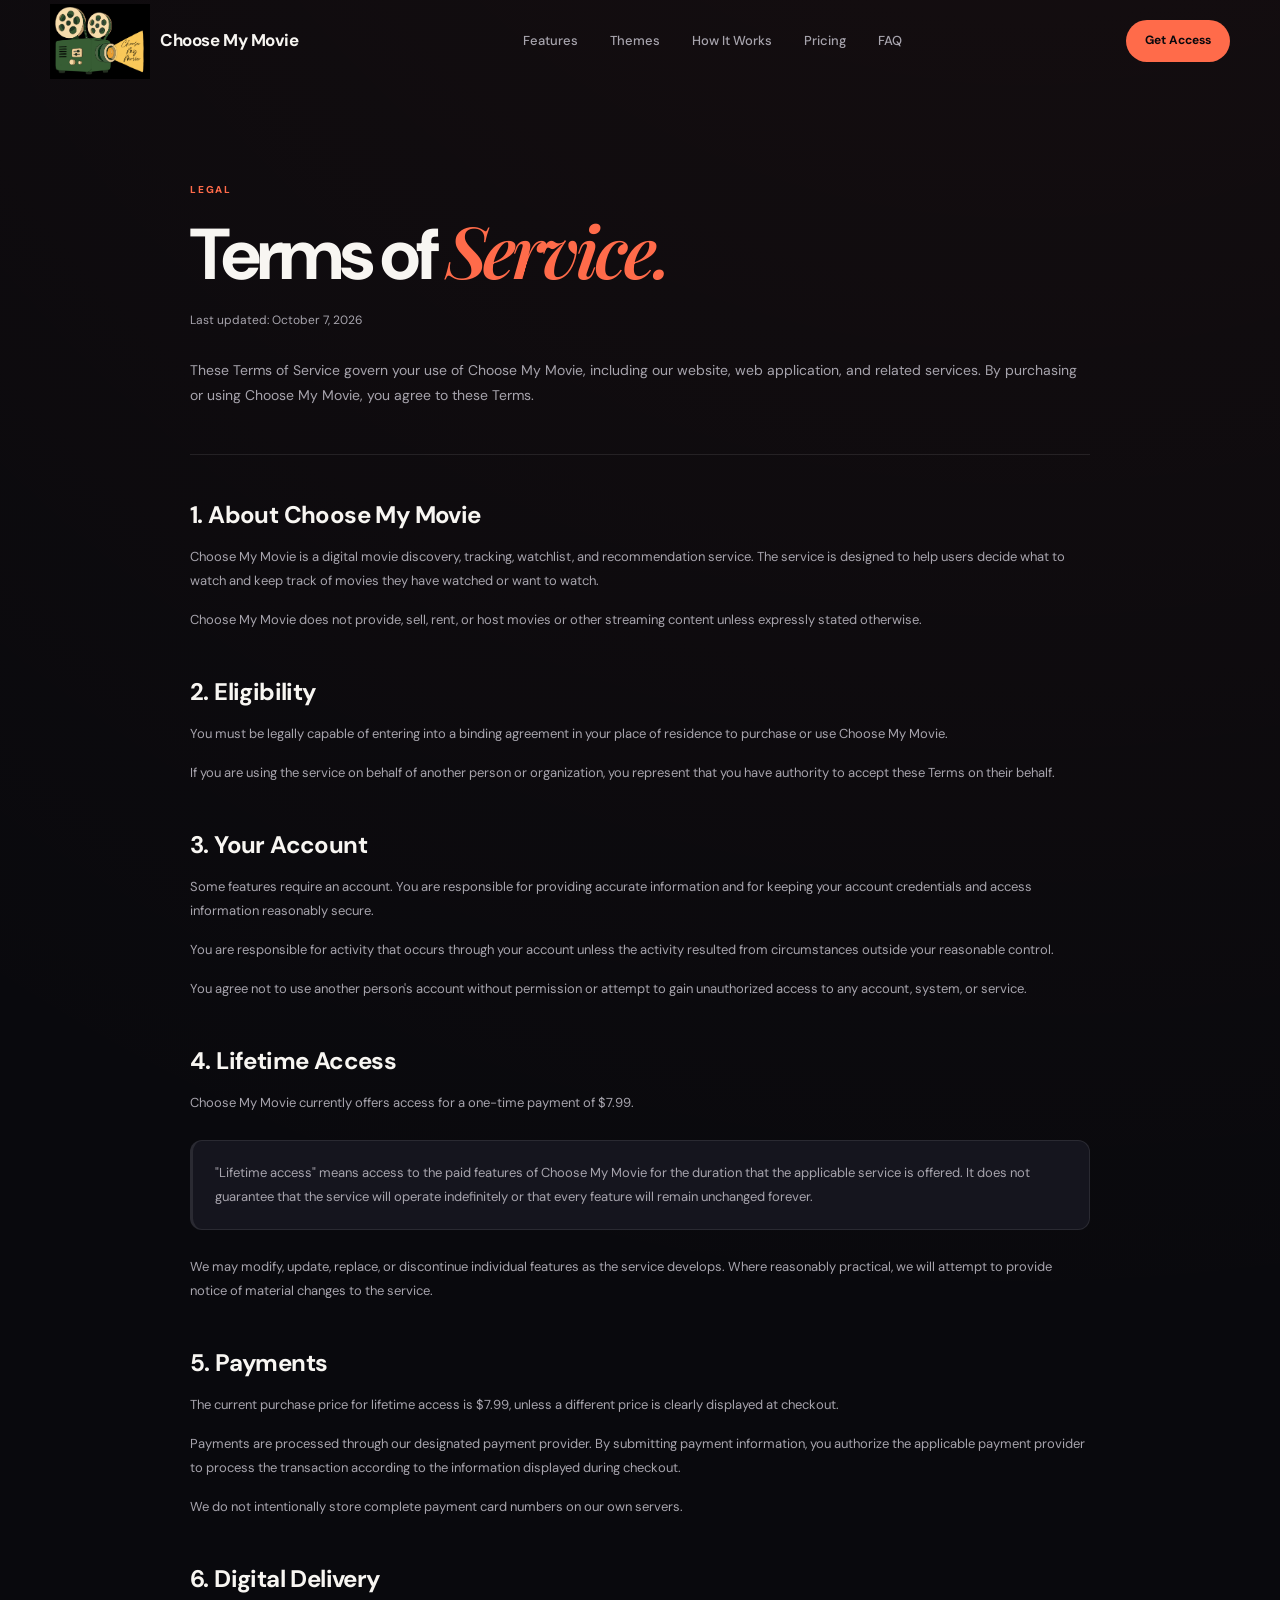
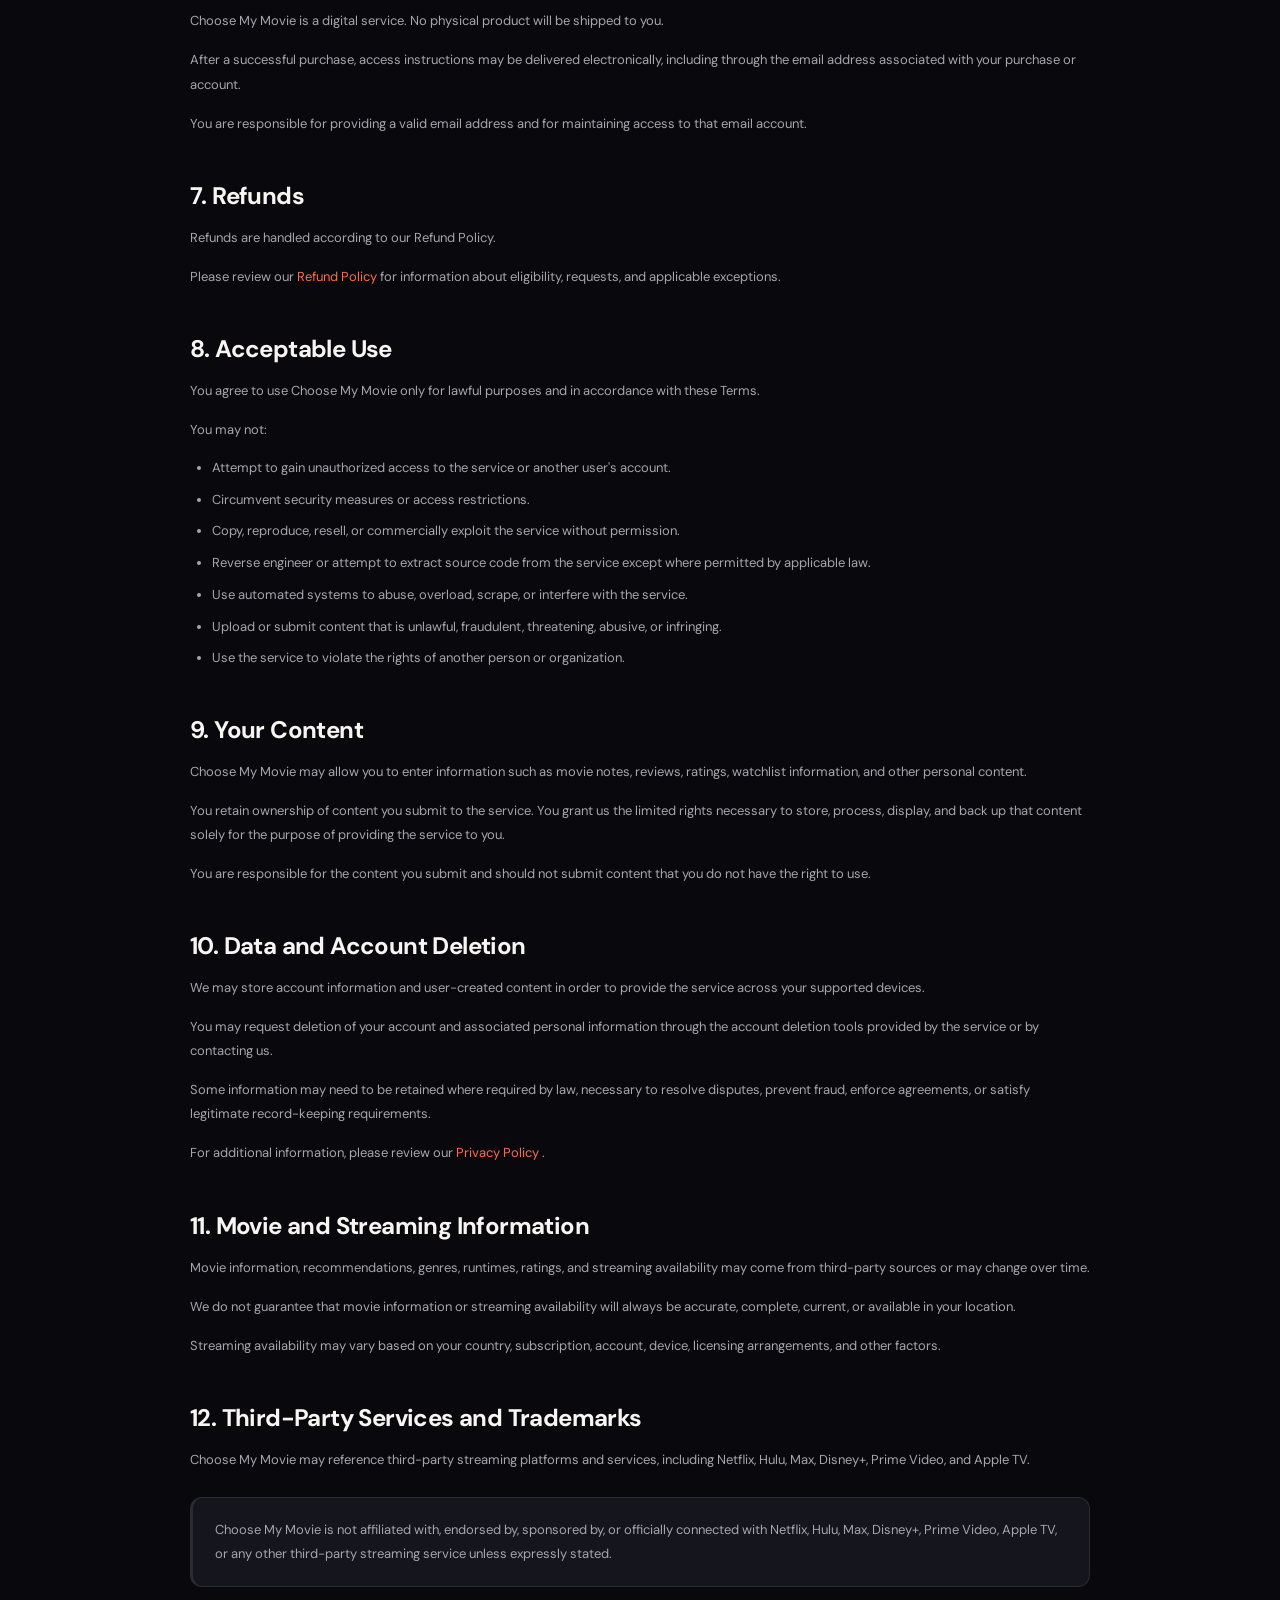
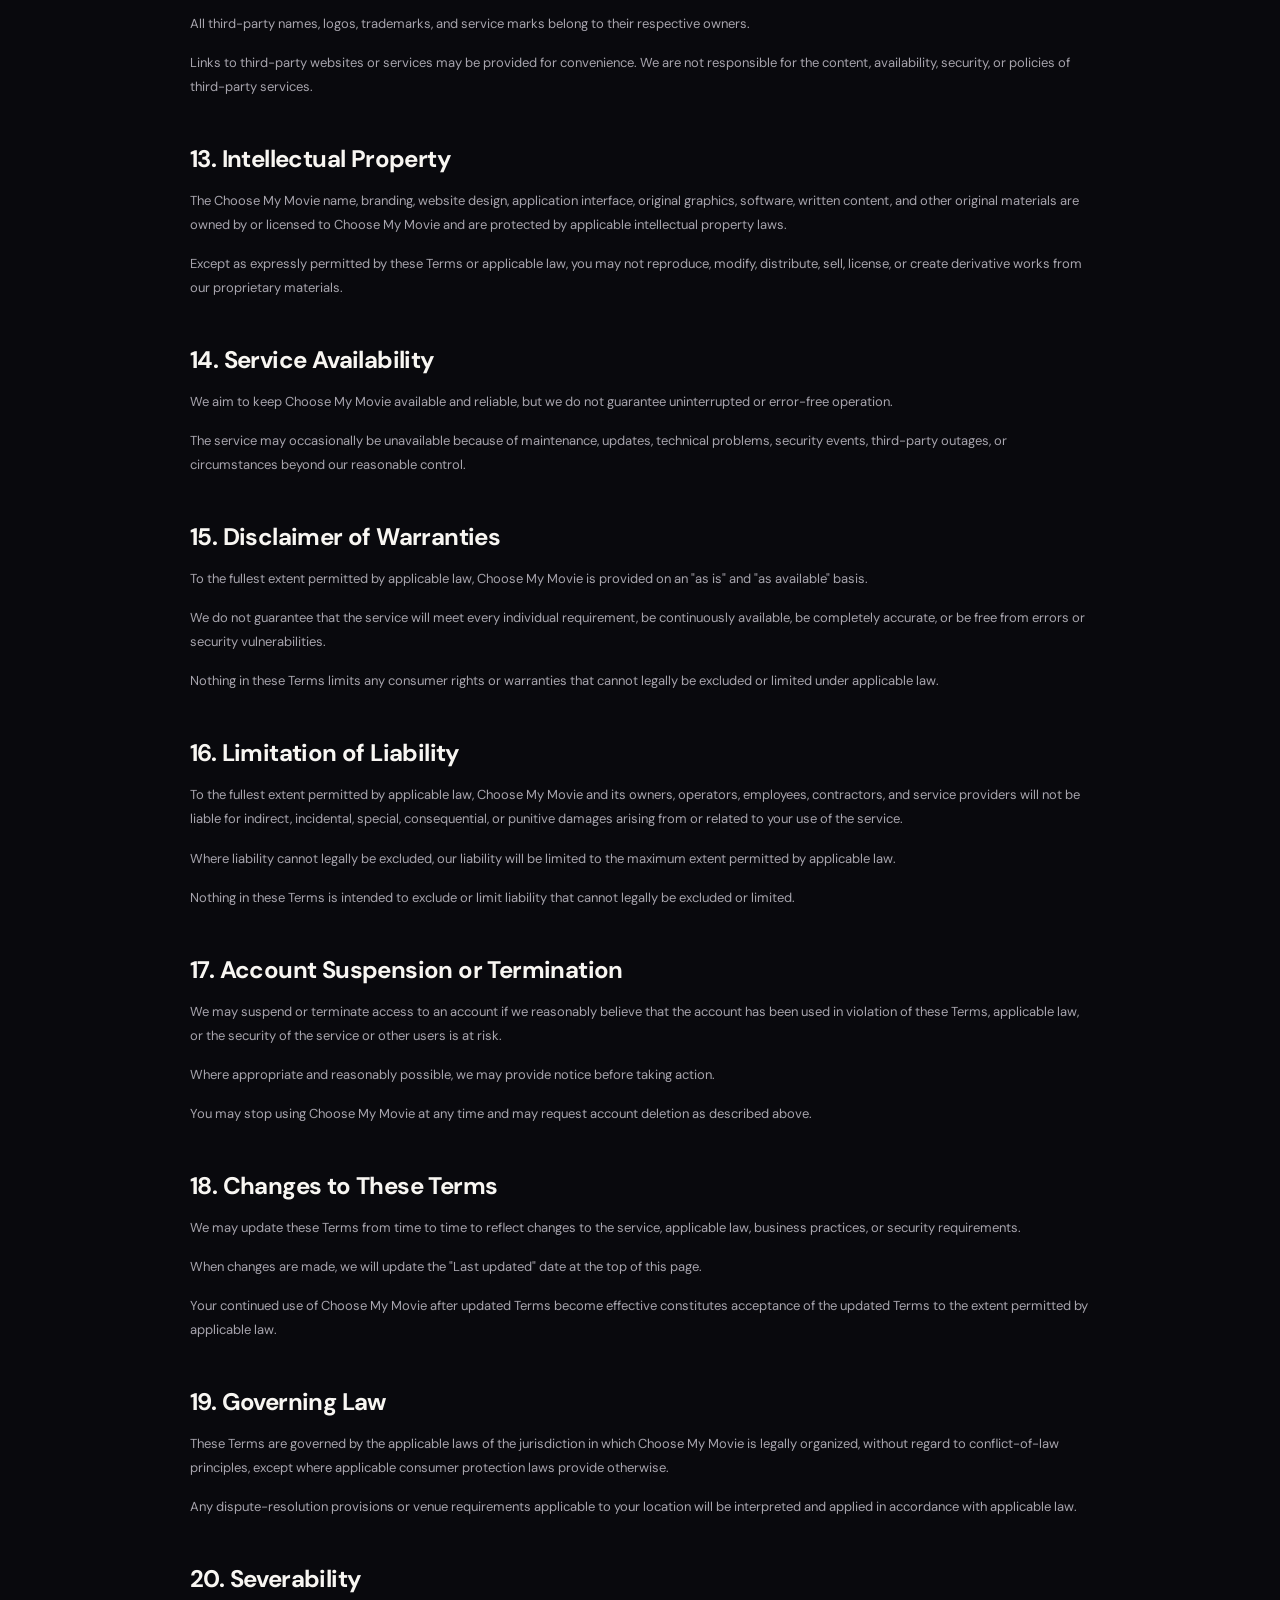
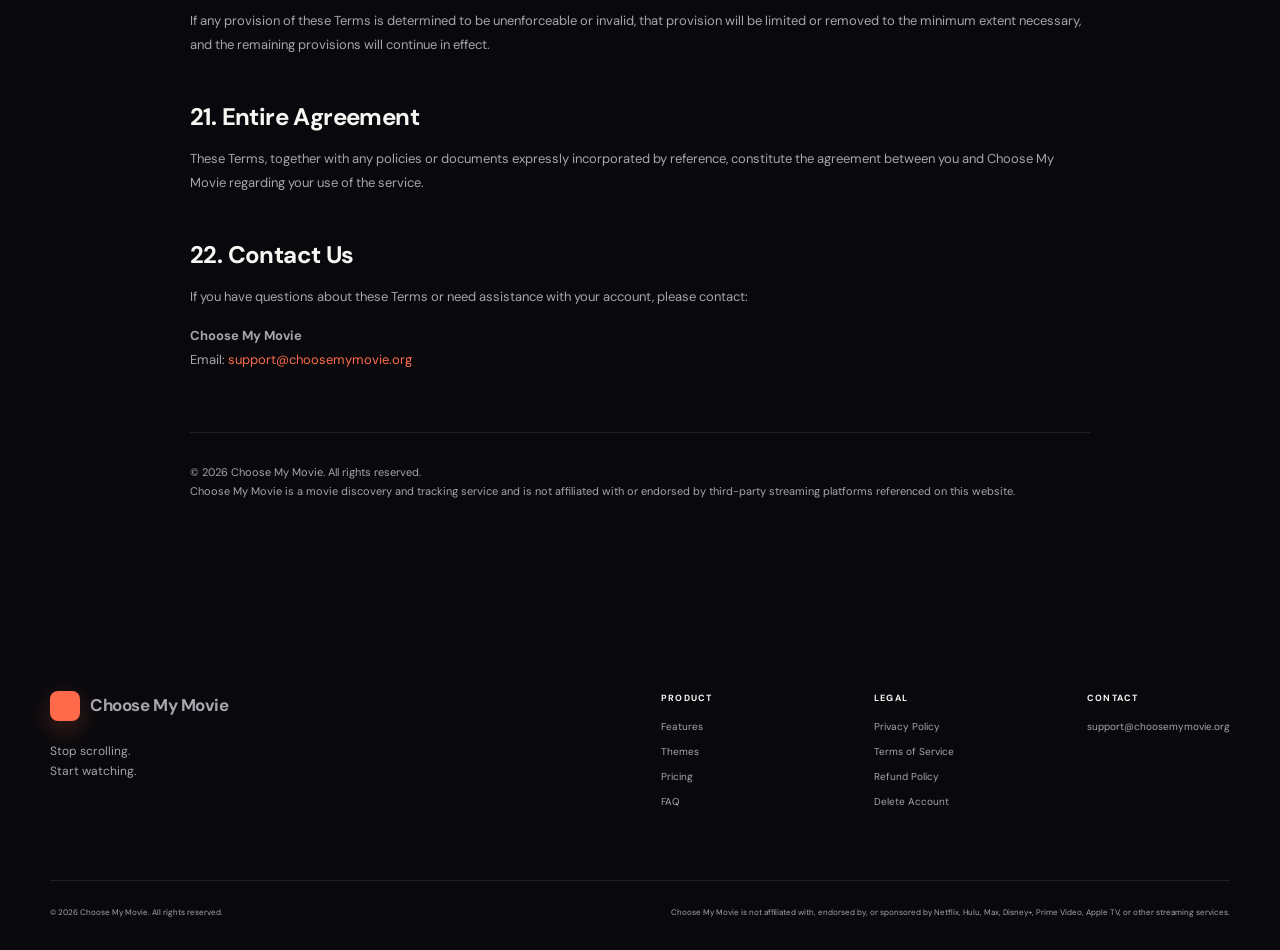
<file: chooseweb/terms.html>
<!DOCTYPE html>
<html lang="en">
<head>
  <meta charset="UTF-8">
  <meta name="viewport" content="width=device-width, initial-scale=1.0">
  <meta name="description"content="Terms of Service for Choose My Movie.">
  <meta name="theme-color"content="#09090d">

  <title>Terms of Service — Choose My Movie</title>
  <link rel="preconnect" href="https://fonts.googleapis.com">
  <link rel="preconnect" href="https://fonts.gstatic.com" crossorigin>
  <link href="https://fonts.googleapis.com/css2?family=DM+Sans:wght@400;500;600;700&family=Playfair+Display:ital,wght@0,600;0,700;1,600;1,700&display=swap"rel="stylesheet">
  <script src="choose.js" defer></script>
  <link rel="stylesheet" href="choose.css">
</head>

<body>

  <!-- =====================================================
       NAVIGATION
       ===================================================== -->

  <header class="navbar">

    <a href="../index.html"class="logo"aria-label="Choose My Movie home">
      <img src="IMG_1757 copy.JPG" alt="Choose My Movie Logo Green Projector">
      <span>Choose My Movie</span>
    </a>

    <nav class="desktop-nav" aria-label="Main navigation">
      <a href="../index.html#features">Features</a>
      <a href="../index.html#themes">Themes</a>
      <a href="../index.html#how-it-works">How It Works</a>
      <a href="../index.html#pricing">Pricing</a>
      <a href="../index.html#faq">FAQ</a>
    </nav>

    <a href="../index.html#pricing"class="nav-button">
      Get Access
    </a>

    <button class="mobile-menu-button" id="mobileMenuButton" type="button" aria-label="Open navigation menu"aria-expanded="false">
      ☰
    </button>

  </header>

  <!-- =====================================================
       MOBILE MENU
       ===================================================== -->

  <div class="mobile-menu"id="mobileMenu">

    <a href="../index.html#features">
      Features
    </a>

    <a href="../index.html#themes">
      Themes
    </a>

    <a href="../index.html#how-it-works">
      How It Works
    </a>

    <a href="../index.html#pricing">
      Pricing
    </a>

    <a href="../index.html#faq">
      FAQ
    </a>

    <a
      href="../index.html#pricing"
      class="mobile-cta"
    >
      Get Lifetime Access
    </a>

  </div>

  <!-- =====================================================
       TERMS
       ===================================================== -->

  <main class="legal-page">

    <header class="legal-header">

      <div class="section-label">
        LEGAL
      </div>

      <h1>
        Terms of <em>Service.</em>
      </h1>

      <p class="legal-date">
        Last updated: October 7, 2026
      </p>

      <p class="legal-intro">
        These Terms of Service govern your use of Choose My Movie,
        including our website, web application, and related services.
        By purchasing or using Choose My Movie, you agree to these
        Terms.
      </p>

    </header>

    <div class="legal-content">

      <!-- =================================================
           1
           ================================================= -->

      <section class="legal-section">

        <h2>
          1. About Choose My Movie
        </h2>

        <p>
          Choose My Movie is a digital movie discovery, tracking,
          watchlist, and recommendation service. The service is
          designed to help users decide what to watch and keep track
          of movies they have watched or want to watch.
        </p>

        <p>
          Choose My Movie does not provide, sell, rent, or host
          movies or other streaming content unless expressly stated
          otherwise.
        </p>

      </section>

      <!-- =================================================
           2
           ================================================= -->

      <section class="legal-section">

        <h2>
          2. Eligibility
        </h2>

        <p>
          You must be legally capable of entering into a binding
          agreement in your place of residence to purchase or use
          Choose My Movie.
        </p>

        <p>
          If you are using the service on behalf of another person or
          organization, you represent that you have authority to
          accept these Terms on their behalf.
        </p>

      </section>

      <!-- =================================================
           3
           ================================================= -->

      <section class="legal-section">

        <h2>
          3. Your Account
        </h2>

        <p>
          Some features require an account. You are responsible for
          providing accurate information and for keeping your account
          credentials and access information reasonably secure.
        </p>

        <p>
          You are responsible for activity that occurs through your
          account unless the activity resulted from circumstances
          outside your reasonable control.
        </p>

        <p>
          You agree not to use another person's account without
          permission or attempt to gain unauthorized access to any
          account, system, or service.
        </p>

      </section>

      <!-- =================================================
           4
           ================================================= -->

      <section class="legal-section">

        <h2>
          4. Lifetime Access
        </h2>

        <p>
          Choose My Movie currently offers access for a one-time
          payment of $7.99.
        </p>

        <div class="legal-highlight">

          <p>
            "Lifetime access" means access to the paid features of
            Choose My Movie for the duration that the applicable
            service is offered. It does not guarantee that the
            service will operate indefinitely or that every feature
            will remain unchanged forever.
          </p>

        </div>

        <p>
          We may modify, update, replace, or discontinue individual
          features as the service develops. Where reasonably
          practical, we will attempt to provide notice of material
          changes to the service.
        </p>

      </section>

      <!-- =================================================
           5
           ================================================= -->

      <section class="legal-section">

        <h2>
          5. Payments
        </h2>

        <p>
          The current purchase price for lifetime access is $7.99,
          unless a different price is clearly displayed at checkout.
        </p>

        <p>
          Payments are processed through our designated payment
          provider. By submitting payment information, you authorize
          the applicable payment provider to process the transaction
          according to the information displayed during checkout.
        </p>

        <p>
          We do not intentionally store complete payment card
          numbers on our own servers.
        </p>

      </section>

      <!-- =================================================
           6
           ================================================= -->

      <section class="legal-section">

        <h2>
          6. Digital Delivery
        </h2>

        <p>
          Choose My Movie is a digital service. No physical product
          will be shipped to you.
        </p>

        <p>
          After a successful purchase, access instructions may be
          delivered electronically, including through the email
          address associated with your purchase or account.
        </p>

        <p>
          You are responsible for providing a valid email address and
          for maintaining access to that email account.
        </p>

      </section>

      <!-- =================================================
           7
           ================================================= -->

      <section class="legal-section">

        <h2>
          7. Refunds
        </h2>

        <p>
          Refunds are handled according to our Refund Policy.
        </p>

        <p>
          Please review our
          <a href="refunds.html">
            Refund Policy
          </a>
          for information about eligibility, requests, and applicable
          exceptions.
        </p>

      </section>

      <!-- =================================================
           8
           ================================================= -->

      <section class="legal-section">

        <h2>
          8. Acceptable Use
        </h2>

        <p>
          You agree to use Choose My Movie only for lawful purposes
          and in accordance with these Terms.
        </p>

        <p>You may not:</p>

        <ul>

          <li>
            Attempt to gain unauthorized access to the service or
            another user's account.
          </li>

          <li>
            Circumvent security measures or access restrictions.
          </li>

          <li>
            Copy, reproduce, resell, or commercially exploit the
            service without permission.
          </li>

          <li>
            Reverse engineer or attempt to extract source code from
            the service except where permitted by applicable law.
          </li>

          <li>
            Use automated systems to abuse, overload, scrape, or
            interfere with the service.
          </li>

          <li>
            Upload or submit content that is unlawful, fraudulent,
            threatening, abusive, or infringing.
          </li>

          <li>
            Use the service to violate the rights of another person
            or organization.
          </li>

        </ul>

      </section>

      <!-- =================================================
           9
           ================================================= -->

      <section class="legal-section">

        <h2>
          9. Your Content
        </h2>

        <p>
          Choose My Movie may allow you to enter information such as
          movie notes, reviews, ratings, watchlist information, and
          other personal content.
        </p>

        <p>
          You retain ownership of content you submit to the service.
          You grant us the limited rights necessary to store,
          process, display, and back up that content solely for the
          purpose of providing the service to you.
        </p>

        <p>
          You are responsible for the content you submit and should
          not submit content that you do not have the right to use.
        </p>

      </section>

      <!-- =================================================
           10
           ================================================= -->

      <section class="legal-section">

        <h2>
          10. Data and Account Deletion
        </h2>

        <p>
          We may store account information and user-created content
          in order to provide the service across your supported
          devices.
        </p>

        <p>
          You may request deletion of your account and associated
          personal information through the account deletion tools
          provided by the service or by contacting us.
        </p>

        <p>
          Some information may need to be retained where required by
          law, necessary to resolve disputes, prevent fraud, enforce
          agreements, or satisfy legitimate record-keeping
          requirements.
        </p>

        <p>
          For additional information, please review our
          <a href="privacy.html">
            Privacy Policy
          </a>.
        </p>

      </section>

      <!-- =================================================
           11
           ================================================= -->

      <section class="legal-section">

        <h2>
          11. Movie and Streaming Information
        </h2>

        <p>
          Movie information, recommendations, genres, runtimes,
          ratings, and streaming availability may come from
          third-party sources or may change over time.
        </p>

        <p>
          We do not guarantee that movie information or streaming
          availability will always be accurate, complete, current, or
          available in your location.
        </p>

        <p>
          Streaming availability may vary based on your country,
          subscription, account, device, licensing arrangements, and
          other factors.
        </p>

      </section>

      <!-- =================================================
           12
           ================================================= -->

      <section class="legal-section">

        <h2>
          12. Third-Party Services and Trademarks
        </h2>

        <p>
          Choose My Movie may reference third-party streaming
          platforms and services, including Netflix, Hulu, Max,
          Disney+, Prime Video, and Apple TV.
        </p>

        <div class="legal-highlight">

          <p>
            Choose My Movie is not affiliated with, endorsed by,
            sponsored by, or officially connected with Netflix, Hulu,
            Max, Disney+, Prime Video, Apple TV, or any other
            third-party streaming service unless expressly stated.
          </p>

        </div>

        <p>
          All third-party names, logos, trademarks, and service marks
          belong to their respective owners.
        </p>

        <p>
          Links to third-party websites or services may be provided
          for convenience. We are not responsible for the content,
          availability, security, or policies of third-party services.
        </p>

      </section>

      <!-- =================================================
           13
           ================================================= -->

      <section class="legal-section">

        <h2>
          13. Intellectual Property
        </h2>

        <p>
          The Choose My Movie name, branding, website design,
          application interface, original graphics, software,
          written content, and other original materials are owned by
          or licensed to Choose My Movie and are protected by
          applicable intellectual property laws.
        </p>

        <p>
          Except as expressly permitted by these Terms or applicable
          law, you may not reproduce, modify, distribute, sell,
          license, or create derivative works from our proprietary
          materials.
        </p>

      </section>

      <!-- =================================================
           14
           ================================================= -->

      <section class="legal-section">

        <h2>
          14. Service Availability
        </h2>

        <p>
          We aim to keep Choose My Movie available and reliable, but
          we do not guarantee uninterrupted or error-free operation.
        </p>

        <p>
          The service may occasionally be unavailable because of
          maintenance, updates, technical problems, security events,
          third-party outages, or circumstances beyond our reasonable
          control.
        </p>

      </section>

      <!-- =================================================
           15
           ================================================= -->

      <section class="legal-section">

        <h2>
          15. Disclaimer of Warranties
        </h2>

        <p>
          To the fullest extent permitted by applicable law, Choose
          My Movie is provided on an "as is" and "as available"
          basis.
        </p>

        <p>
          We do not guarantee that the service will meet every
          individual requirement, be continuously available, be
          completely accurate, or be free from errors or security
          vulnerabilities.
        </p>

        <p>
          Nothing in these Terms limits any consumer rights or
          warranties that cannot legally be excluded or limited under
          applicable law.
        </p>

      </section>

      <!-- =================================================
           16
           ================================================= -->

      <section class="legal-section">

        <h2>
          16. Limitation of Liability
        </h2>

        <p>
          To the fullest extent permitted by applicable law, Choose
          My Movie and its owners, operators, employees, contractors,
          and service providers will not be liable for indirect,
          incidental, special, consequential, or punitive damages
          arising from or related to your use of the service.
        </p>

        <p>
          Where liability cannot legally be excluded, our liability
          will be limited to the maximum extent permitted by
          applicable law.
        </p>

        <p>
          Nothing in these Terms is intended to exclude or limit
          liability that cannot legally be excluded or limited.
        </p>

      </section>

      <!-- =================================================
           17
           ================================================= -->

      <section class="legal-section">

        <h2>
          17. Account Suspension or Termination
        </h2>

        <p>
          We may suspend or terminate access to an account if we
          reasonably believe that the account has been used in
          violation of these Terms, applicable law, or the security
          of the service or other users is at risk.
        </p>

        <p>
          Where appropriate and reasonably possible, we may provide
          notice before taking action.
        </p>

        <p>
          You may stop using Choose My Movie at any time and may
          request account deletion as described above.
        </p>

      </section>

      <!-- =================================================
           18
           ================================================= -->

      <section class="legal-section">

        <h2>
          18. Changes to These Terms
        </h2>

        <p>
          We may update these Terms from time to time to reflect
          changes to the service, applicable law, business practices,
          or security requirements.
        </p>

        <p>
          When changes are made, we will update the "Last updated"
          date at the top of this page.
        </p>

        <p>
          Your continued use of Choose My Movie after updated Terms
          become effective constitutes acceptance of the updated
          Terms to the extent permitted by applicable law.
        </p>

      </section>

      <!-- =================================================
           19
           ================================================= -->

      <section class="legal-section">

        <h2>
          19. Governing Law
        </h2>

        <p>
          These Terms are governed by the applicable laws of the
          jurisdiction in which Choose My Movie is legally organized,
          without regard to conflict-of-law principles, except where
          applicable consumer protection laws provide otherwise.
        </p>

        <p>
          Any dispute-resolution provisions or venue requirements
          applicable to your location will be interpreted and applied
          in accordance with applicable law.
        </p>

      </section>

      <!-- =================================================
           20
           ================================================= -->

      <section class="legal-section">

        <h2>
          20. Severability
        </h2>

        <p>
          If any provision of these Terms is determined to be
          unenforceable or invalid, that provision will be limited or
          removed to the minimum extent necessary, and the remaining
          provisions will continue in effect.
        </p>

      </section>

      <!-- =================================================
           21
           ================================================= -->

      <section class="legal-section">

        <h2>
          21. Entire Agreement
        </h2>

        <p>
          These Terms, together with any policies or documents
          expressly incorporated by reference, constitute the
          agreement between you and Choose My Movie regarding your
          use of the service.
        </p>

      </section>

      <!-- =================================================
           22
           ================================================= -->

      <section class="legal-section">

        <h2>
          22. Contact Us
        </h2>

        <p>
          If you have questions about these Terms or need assistance
          with your account, please contact:
        </p>

        <p>
          <strong>
            Choose My Movie
          </strong>
          <br>

          Email:
          <a href="mailto:support@choosemymovie.org">
            support@choosemymovie.org
          </a>
        </p>

      </section>

      <!-- =================================================
           FOOTER NOTE
           ================================================= -->

      <div class="legal-footer">

        <p>
          © 2026 Choose My Movie. All rights reserved.
        </p>

        <p>
          Choose My Movie is a movie discovery and tracking service
          and is not affiliated with or endorsed by third-party
          streaming platforms referenced on this website.
        </p>

      </div>

    </div>

  </main>

  <!-- =====================================================
       FOOTER
       ===================================================== -->

  <footer class="footer">

    <div class="footer-main">

      <div class="footer-brand">

        <a
          href="../index.html"
          class="logo"
        >
          <span class="logo-mark">
            ▶
          </span>

          <span>
            Choose My Movie
          </span>
        </a>

        <p>
          Stop scrolling.<br>
          Start watching.
        </p>

      </div>

      <div class="footer-links">

        <div>

          <h4>
            Product
          </h4>

          <a href="../index.html#features">
            Features
          </a>

          <a href="../index.html#themes">
            Themes
          </a>

          <a href="../index.html#pricing">
            Pricing
          </a>

          <a href="../index.html#faq">
            FAQ
          </a>

        </div>

        <div>

          <h4>
            Legal
          </h4>

          <a href="privacy.html">
            Privacy Policy
          </a>

          <a href="terms.html">
            Terms of Service
          </a>

          <a href="refunds.html">
            Refund Policy
          </a>

          <a href="delete-account.html">
            Delete Account
          </a>

        </div>

        <div>

          <h4>
            Contact
          </h4>

          <a href="mailto:support@choosemymovie.org">
            support@choosemymovie.org
          </a>

        </div>

      </div>

    </div>

    <div class="footer-bottom">

      <p>
        © 2026 Choose My Movie. All rights reserved.
      </p>

      <p class="disclaimer">
        Choose My Movie is not affiliated with, endorsed by,
        or sponsored by Netflix, Hulu, Max, Disney+, Prime Video,
        Apple TV, or other streaming services.
      </p>

    </div>

  </footer>

 

</body>
</html>
</file>
<file: chooseweb/choose.css>
img{
  width: 100px;
  height: 75px;
}
:root {
  --bg: #09090d;
  --bg-soft: #101017;
  --card: #15151e;
  --card-light: #1c1c27;

  --text: #f8f6f2;
  --muted: #a7a4ad;
  --muted-dark: #706e77;

  --accent: #ff6b4a;
  --accent-light: #ff9279;
  --accent-dark: #d94e32;

  --success: #6ee7a8;
  --yellow: #ffc857;

  --border: rgba(255, 255, 255, 0.09);
  --border-hover: rgba(255, 255, 255, 0.18);

  --radius: 22px;
  --radius-small: 12px;

  --serif: "Playfair Display", Georgia, serif;
  --sans: "DM Sans", Arial, sans-serif;

  --max-width: 1180px;

  --transition: 0.25s ease;
}

/* =========================================================
   RESET
   ========================================================= */

* {
  margin: 0;
  padding: 0;
  box-sizing: border-box;
}

html {
  scroll-behavior: smooth;
  scroll-padding-top: 90px;
}

body {
  min-height: 100vh;

  background:
    radial-gradient(
      circle at 80% -10%,
      rgba(255, 107, 74, 0.06),
      transparent 30%
    ),
    var(--bg);

  color: var(--text);

  font-family: var(--sans);
  line-height: 1.6;

  overflow-x: hidden;
}

body::selection {
  background: var(--accent);
  color: white;
}

img {
  display: block;
  max-width: 100%;
}

button,
input,
textarea,
select {
  font: inherit;
}

button {
  cursor: pointer;
}

a {
  color: inherit;
  text-decoration: none;
}

ul {
  list-style: none;
}

/* =========================================================
   ACCESSIBILITY
   ========================================================= */

:focus-visible {
  outline: 2px solid var(--accent);
  outline-offset: 4px;
}

/* =========================================================
   NAVIGATION
   ========================================================= */

.navbar {
  width: min(var(--max-width), calc(100% - 48px));

  height: 82px;

  margin: 0 auto;

  display: flex;
  align-items: center;
  justify-content: space-between;

  position: relative;
  z-index: 100;
}

.logo {
  display: inline-flex;
  align-items: center;
  gap: 10px;

  color: var(--text);

  font-size: 17px;
  font-weight: 700;

  letter-spacing: -0.025em;
}

.logo-mark {
  width: 30px;
  height: 30px;

  display: grid;
  place-items: center;

  border-radius: 8px;

  background: var(--accent);
  color: white;

  font-size: 10px;

  box-shadow:
    0 8px 25px rgba(255, 107, 74, 0.25);

  transition: transform var(--transition);
}

.logo:hover .logo-mark {
  transform: rotate(-8deg) scale(1.05);
}

.desktop-nav {
  display: flex;
  align-items: center;
  gap: 32px;
}

.desktop-nav a {
  color: var(--muted);

  font-size: 13px;
  font-weight: 500;

  transition: color var(--transition);
}

.desktop-nav a:hover {
  color: var(--text);
}

.nav-button {
  display: inline-flex;
  align-items: center;
  justify-content: center;

  min-height: 42px;

  padding: 0 19px;

  border-radius: 999px;

  background: white;
  color: #101014;

  font-size: 12px;
  font-weight: 700;

  transition:
    transform var(--transition),
    box-shadow var(--transition);
}

.nav-button:hover {
  transform: translateY(-2px);

  box-shadow:
    0 10px 30px rgba(255, 255, 255, 0.12);
}

.mobile-menu-button {
  display: none;

  width: 42px;
  height: 42px;

  border: 1px solid var(--border);
  border-radius: 10px;

  background: var(--card);
  color: white;

  font-size: 20px;

  line-height: 1;
}

.mobile-menu {
  display: none;
}

/* =========================================================
   HERO
   ========================================================= */

.hero {
  width: min(var(--max-width), calc(100% - 48px));

  min-height: 690px;

  margin: 0 auto;

  padding: 90px 0 120px;

  display: flex;
  align-items: center;

  position: relative;
}

.hero-background {
  position: absolute;

  width: 760px;
  height: 760px;

  right: -330px;
  top: -150px;

  background:
    radial-gradient(
      circle,
      rgba(255, 107, 74, 0.19) 0%,
      rgba(255, 107, 74, 0.07) 35%,
      transparent 70%
    );

  filter: blur(12px);

  pointer-events: none;
}

.hero-content {
  width: 680px;

  position: relative;
  z-index: 5;
}

.eyebrow,
.section-label {
  color: var(--accent);

  font-size: 10px;
  font-weight: 800;

  letter-spacing: 0.18em;

  text-transform: uppercase;
}

.eyebrow {
  display: flex;
  align-items: center;
  gap: 9px;

  margin-bottom: 23px;
}

.eyebrow-dot {
  width: 7px;
  height: 7px;

  flex: 0 0 auto;

  border-radius: 50%;

  background: var(--accent);

  box-shadow:
    0 0 15px rgba(255, 107, 74, 0.8);
}

.hero h1 {
  max-width: 750px;

  font-size: clamp(58px, 7.3vw, 94px);

  line-height: 0.94;

  letter-spacing: -0.065em;

  font-weight: 700;
}

.hero h1 span {
  color: var(--accent);

  font-family: var(--serif);
  font-style: italic;
  font-weight: 600;
}

.hero-description {
  max-width: 555px;

  margin-top: 31px;

  color: var(--muted);

  font-size: 16px;

  line-height: 1.75;
}

.hero-actions {
  margin-top: 29px;

  display: flex;
  align-items: center;

  gap: 12px;
}

.primary-button,
.secondary-button {
  min-height: 52px;

  padding: 0 22px;

  display: inline-flex;
  align-items: center;
  justify-content: center;

  gap: 13px;

  border-radius: 999px;

  font-size: 13px;
  font-weight: 700;

  transition:
    transform var(--transition),
    box-shadow var(--transition),
    background var(--transition);
}

.primary-button {
  background: var(--accent);
  color: white;

  box-shadow:
    0 15px 35px rgba(255, 107, 74, 0.2);
}

.primary-button:hover {
  transform: translateY(-3px);

  box-shadow:
    0 20px 45px rgba(255, 107, 74, 0.3);
}

.primary-button span {
  font-size: 17px;
  transition: transform var(--transition);
}

.primary-button:hover span {
  transform: translateX(3px);
}

.secondary-button {
  border: 1px solid var(--border);

  color: var(--muted);

  background: rgba(255, 255, 255, 0.015);
}

.secondary-button:hover {
  border-color: var(--border-hover);
  color: white;

  background: rgba(255, 255, 255, 0.03);
}

.hero-note {
  margin-top: 18px;

  color: var(--muted-dark);

  font-size: 11px;
}

.hero-note span {
  margin-right: 5px;

  color: var(--success);
}

/* =========================================================
   FLOATING HERO CARDS
   ========================================================= */

.hero-card {
  position: absolute;
  z-index: 4;

  border: 1px solid var(--border);

  background:
    rgba(20, 20, 28, 0.82);

  backdrop-filter: blur(18px);
  -webkit-backdrop-filter: blur(18px);

  box-shadow:
    0 30px 80px rgba(0, 0, 0, 0.4);

  border-radius: 18px;
}

.hero-card-one {
  width: 280px;

  right: 80px;
  top: 145px;

  overflow: hidden;

  transform: rotate(4deg);

  animation: floatingMovie 5s ease-in-out infinite;
}

.movie-poster {
  height: 270px;

  padding: 20px;

  display: flex;
  align-items: flex-end;

  position: relative;

  overflow: hidden;

  background:
    radial-gradient(
      circle at 72% 20%,
      #e95c43,
      transparent 32%
    ),
    linear-gradient(
      145deg,
      #29232e,
      #100e15
    );
}

.movie-poster::before {
  content: "";

  position: absolute;

  width: 190px;
  height: 190px;

  right: -50px;
  bottom: -55px;

  border-radius: 50%;

  background:
    rgba(255, 255, 255, 0.055);
}

.movie-poster::after {
  content: "";

  position: absolute;

  width: 90px;
  height: 90px;

  left: 35px;
  top: 60px;

  border: 1px solid rgba(255, 255, 255, 0.08);

  border-radius: 50%;
}

.movie-poster span {
  position: relative;
  z-index: 2;

  color: white;

  font-size: 10px;
  font-weight: 800;

  letter-spacing: 0.17em;
}

.movie-card-info {
  padding: 16px 18px 19px;

  display: flex;
  flex-direction: column;

  gap: 3px;
}

.movie-card-info strong {
  font-size: 13px;
}

.movie-card-info span {
  color: var(--muted);

  font-size: 10px;
}

.hero-card-two {
  right: 5px;
  top: 425px;

  padding: 14px 19px;

  display: flex;
  align-items: center;

  gap: 9px;

  transform: rotate(-3deg);

  animation: floatingRating 4s ease-in-out infinite;
}

.hero-card-two .star {
  color: var(--yellow);
}

.hero-card-two strong {
  font-size: 18px;
}

.hero-card-two > span:last-child {
  color: var(--muted);

  font-size: 10px;
}

@keyframes floatingMovie {
  0%,
  100% {
    transform: translateY(0) rotate(4deg);
  }

  50% {
    transform: translateY(-10px) rotate(4deg);
  }
}

@keyframes floatingRating {
  0%,
  100% {
    transform: translateY(0) rotate(-3deg);
  }

  50% {
    transform: translateY(8px) rotate(-3deg);
  }
}

/* =========================================================
   PROOF STRIP
   ========================================================= */

.proof-strip {
  width: min(var(--max-width), calc(100% - 48px));

  margin: 0 auto;

  padding: 27px 35px;

  display: grid;

  grid-template-columns:
    repeat(3, 1fr);

  border-top: 1px solid var(--border);
  border-bottom: 1px solid var(--border);
}

.proof-strip > div {
  padding-left: 30px;

  display: flex;
  flex-direction: column;

  gap: 2px;

  border-left: 1px solid var(--border);
}

.proof-strip > div:first-child {
  padding-left: 0;

  border-left: 0;
}

.proof-strip strong {
  color: var(--text);

  font-size: 17px;
}

.proof-strip span {
  color: var(--muted);

  font-size: 11px;
}

/* =========================================================
   GENERIC SECTIONS
   ========================================================= */

.section {
  width: min(var(--max-width), calc(100% - 48px));

  margin: 0 auto;

  padding: 145px 0;
}

.section h2 {
  margin-top: 15px;

  color: var(--text);

  font-size: clamp(42px, 5vw, 64px);

  line-height: 1.04;

  letter-spacing: -0.05em;
}

.section h2 em {
  color: var(--accent);

  font-family: var(--serif);

  font-style: italic;

  font-weight: 600;
}

/* =========================================================
   PROBLEM
   ========================================================= */

.problem > p {
  max-width: 620px;

  margin-top: 24px;

  color: var(--muted);

  font-size: 15px;

  line-height: 1.75;
}

.problem-grid {
  margin-top: 68px;

  display: grid;

  grid-template-columns:
    repeat(3, 1fr);

  gap: 15px;
}

.problem-card {
  min-height: 250px;

  padding: 30px;

  position: relative;
  overflow: hidden;

  background: var(--card);

  border: 1px solid var(--border);

  border-radius: var(--radius);

  transition:
    transform 0.3s ease,
    border-color 0.3s ease;
}

.problem-card::after {
  content: "";

  position: absolute;

  width: 170px;
  height: 170px;

  right: -100px;
  bottom: -100px;

  border-radius: 50%;

  background: rgba(255, 255, 255, 0.025);

  pointer-events: none;
}

.problem-card:hover {
  transform: translateY(-6px);

  border-color: var(--border-hover);
}

.problem-card > span {
  color: var(--muted-dark);

  font-size: 10px;
  font-weight: 800;
}

.problem-card h3 {
  margin-top: 55px;

  font-size: 20px;

  letter-spacing: -0.02em;
}

.problem-card p {
  margin-top: 9px;

  color: var(--muted);

  font-size: 12px;

  line-height: 1.7;
}

.accent-card {
  background:
    radial-gradient(
      circle at 85% 10%,
      rgba(255, 107, 74, 0.18),
      transparent 42%
    ),
    var(--card);
}

/* =========================================================
   FEATURES
   ========================================================= */

.section-heading {
  display: flex;

  align-items: flex-end;

  justify-content: space-between;

  gap: 50px;
}

.section-heading > p {
  max-width: 320px;

  margin-bottom: 3px;

  color: var(--muted);

  font-size: 13px;

  line-height: 1.7;
}

.feature-grid {
  margin-top: 64px;

  display: grid;

  grid-template-columns:
    repeat(2, 1fr);

  gap: 15px;
}

.feature-card {
  min-height: 440px;

  padding: 30px;

  position: relative;

  overflow: hidden;

  background: var(--card);

  border: 1px solid var(--border);

  border-radius: var(--radius);

  transition:
    border-color var(--transition),
    transform var(--transition);
}

.feature-card:hover {
  border-color: var(--border-hover);

  transform: translateY(-3px);
}

.feature-number {
  color: var(--muted-dark);

  font-size: 10px;

  font-weight: 800;
}

.feature-icon {
  width: 44px;
  height: 44px;

  margin-top: 40px;

  display: grid;
  place-items: center;

  border-radius: 13px;

  background: rgba(255, 107, 74, 0.1);

  color: var(--accent);

  font-size: 19px;
}

.feature-card h3 {
  margin-top: 18px;

  font-size: 24px;

  letter-spacing: -0.03em;
}

.feature-card > p {
  max-width: 440px;

  margin-top: 9px;

  color: var(--muted);

  font-size: 13px;

  line-height: 1.7;
}

/* =========================================================
   MOOD PICKER DEMO
   ========================================================= */

.picker-demo {
  margin-top: 29px;

  padding: 17px;

  background: #0c0c12;

  border: 1px solid var(--border);

  border-radius: 15px;
}

.picker-row {
  min-height: 37px;

  display: flex;
  align-items: center;
  justify-content: space-between;

  border-bottom: 1px solid var(--border);

  font-size: 10px;
}

.picker-row span {
  color: var(--muted-dark);
}

.picker-row strong {
  color: #ddd;

  font-weight: 600;
}

.demo-button {
  width: 100%;

  margin-top: 14px;

  padding: 12px 15px;

  display: flex;
  align-items: center;
  justify-content: center;

  gap: 8px;

  border: 0;
  border-radius: 10px;

  background: var(--accent);
  color: white;

  font-size: 11px;
  font-weight: 700;

  transition:
    background var(--transition),
    transform var(--transition);
}

.demo-button:hover {
  background: var(--accent-light);

  transform: translateY(-1px);
}

.demo-button:disabled {
  opacity: 0.65;

  cursor: wait;

  transform: none;
}

.picker-result {
  display: none;

  margin-top: 10px;

  color: var(--accent-light);

  font-size: 10px;

  text-align: center;
}

.picker-result.show {
  display: block;
}

/* =========================================================
   MOVIE LIST DEMO
   ========================================================= */

.mini-list {
  margin-top: 35px;

  display: flex;
  flex-direction: column;

  gap: 10px;
}

.mini-list > div {
  min-height: 64px;

  padding: 11px;

  display: flex;
  align-items: center;

  gap: 12px;

  background: #0e0e14;

  border: 1px solid var(--border);

  border-radius: 11px;
}

.mini-list > div > div {
  flex: 1;

  display: flex;
  flex-direction: column;

  gap: 1px;
}

.mini-list strong {
  font-size: 10px;
}

.mini-list small {
  color: var(--muted-dark);

  font-size: 9px;
}

.mini-list > div > span:last-child {
  color: var(--muted-dark);

  font-size: 12px;
}

.mini-poster {
  width: 32px;
  height: 40px;

  flex: 0 0 auto;

  border-radius: 5px;
}

.poster-two {
  background:
    linear-gradient(
      140deg,
      #e8a55e,
      #512b30
    );
}

.poster-three {
  background:
    linear-gradient(
      140deg,
      #7b9df4,
      #1e315e
    );
}

/* =========================================================
   RATING DEMO
   ========================================================= */

.rating-demo {
  margin-top: 55px;

  display: flex;
  align-items: center;

  gap: 14px;
}

.stars {
  color: var(--yellow);

  font-size: 21px;

  letter-spacing: 3px;
}

.rating-demo > span {
  color: var(--muted);

  font-size: 13px;
}

/* =========================================================
   STATS DEMO
   ========================================================= */

.stats-demo {
  margin-top: 45px;

  display: grid;

  grid-template-columns:
    repeat(3, 1fr);

  gap: 8px;
}

.stats-demo div {
  padding: 17px 8px;

  background: #0e0e14;

  border: 1px solid rgba(255, 255, 255, 0.03);

  border-radius: 10px;

  text-align: center;
}

.stats-demo strong {
  display: block;

  color: white;

  font-size: 19px;

  line-height: 1.2;
}

.stats-demo span {
  display: block;

  margin-top: 4px;

  color: var(--muted-dark);

  font-size: 8px;
}

/* =========================================================
   THEMES
   ========================================================= */

.themes {
  background:
    radial-gradient(
      circle at 50% 45%,
      rgba(255, 107, 74, 0.045),
      transparent 48%
    );
}

.centered {
  display: block;

  text-align: center;
}

.centered > p {
  margin: 17px auto 0;
}

.theme-grid {
  margin-top: 58px;

  display: grid;

  grid-template-columns:
    repeat(4, 1fr);

  gap: 14px;
}

.theme-card {
  padding: 8px 8px 15px;

  background: transparent;

  border: 1px solid var(--border);

  border-radius: 16px;

  color: white;

  text-align: left;

  transition:
    transform 0.25s ease,
    border-color 0.25s ease,
    background 0.25s ease;
}

.theme-card:hover,
.theme-card.active {
  transform: translateY(-4px);

  border-color: var(--accent);

  background: rgba(255, 255, 255, 0.015);
}

.theme-preview {
  height: 115px;

  padding: 13px;

  display: flex;
  align-items: flex-end;

  gap: 6px;

  overflow: hidden;

  border-radius: 11px;
}

.theme-preview i {
  display: block;

  height: 70px;

  flex: 1;

  border-radius: 5px;
}

.theme-card strong {
  display: block;

  padding: 13px 7px 0;

  font-size: 11px;
}

/* =========================================================
   THEME COLORS
   ========================================================= */

.theme-dark .theme-preview {
  background: #17171e;
}

.theme-dark .theme-preview i:nth-child(1) {
  background: #ff6b4a;
}

.theme-dark .theme-preview i:nth-child(2) {
  background: #454550;
}

.theme-dark .theme-preview i:nth-child(3) {
  background: #272731;
}

.theme-pastel .theme-preview {
  background: #f4e9ed;
}

.theme-pastel .theme-preview i:nth-child(1) {
  background: #ffb6c9;
}

.theme-pastel .theme-preview i:nth-child(2) {
  background: #b7d8ff;
}

.theme-pastel .theme-preview i:nth-child(3) {
  background: #fff1bd;
}

.theme-matcha .theme-preview {
  background: #e4eadc;
}

.theme-matcha .theme-preview i:nth-child(1) {
  background: #80976e;
}

.theme-matcha .theme-preview i:nth-child(2) {
  background: #b4c49e;
}

.theme-matcha .theme-preview i:nth-child(3) {
  background: #526549;
}

.theme-y2k .theme-preview {
  background: #c3c9ff;
}

.theme-y2k .theme-preview i:nth-child(1) {
  background: #ff6ec7;
}

.theme-y2k .theme-preview i:nth-child(2) {
  background: #7c6cff;
}

.theme-y2k .theme-preview i:nth-child(3) {
  background: #72f1ff;
}

.theme-sunset .theme-preview {
  background: #3a1c2e;
}

.theme-sunset .theme-preview i:nth-child(1) {
  background: #ff7448;
}

.theme-sunset .theme-preview i:nth-child(2) {
  background: #f5ad54;
}

.theme-sunset .theme-preview i:nth-child(3) {
  background: #8b4262;
}

.theme-espresso .theme-preview {
  background: #211914;
}

.theme-espresso .theme-preview i:nth-child(1) {
  background: #bd7d54;
}

.theme-espresso .theme-preview i:nth-child(2) {
  background: #6b4634;
}

.theme-espresso .theme-preview i:nth-child(3) {
  background: #39251d;
}

.theme-cyber .theme-preview {
  background: #07120f;
}

.theme-cyber .theme-preview i:nth-child(1) {
  background: #00ff9c;
}

.theme-cyber .theme-preview i:nth-child(2) {
  background: #00c6ff;
}

.theme-cyber .theme-preview i:nth-child(3) {
  background: #784cff;
}

.theme-cloud .theme-preview {
  background: #dceeff;
}

.theme-cloud .theme-preview i:nth-child(1) {
  background: #7db7ed;
}

.theme-cloud .theme-preview i:nth-child(2) {
  background: #b6d8ff;
}

.theme-cloud .theme-preview i:nth-child(3) {
  background: #6796ca;
}

/* =========================================================
   HOW IT WORKS
   ========================================================= */

.how-it-works {
  text-align: center;
}

.steps {
  margin-top: 68px;

  display: flex;
  align-items: center;
  justify-content: center;
}

.step {
  width: 260px;
}

.step-number {
  width: 52px;
  height: 52px;

  margin: 0 auto;

  display: grid;
  place-items: center;

  border: 1px solid var(--border);

  border-radius: 50%;

  background: var(--card);

  color: var(--accent);

  font-size: 14px;
  font-weight: 700;
}

.step h3 {
  margin-top: 18px;

  font-size: 17px;
}

.step p {
  max-width: 220px;

  margin: 7px auto 0;

  color: var(--muted);

  font-size: 11px;

  line-height: 1.65;
}

.step-line {
  width: 80px;
  height: 1px;

  background: var(--border);
}

/* =========================================================
   PRICING
   ========================================================= */

.pricing {
  padding-top: 100px;
}

.pricing-card {
  display: grid;

  grid-template-columns:
    1.4fr 0.8fr;

  gap: 50px;

  padding: 60px;

  position: relative;
  overflow: hidden;

  background:
    radial-gradient(
      circle at 85% 10%,
      rgba(255, 107, 74, 0.13),
      transparent 35%
    ),
    var(--card);

  border: 1px solid var(--border);

  border-radius: 30px;
}

.pricing-copy h2 {
  margin-top: 15px;
}

.pricing-copy > p {
  max-width: 520px;

  margin-top: 20px;

  color: var(--muted);

  font-size: 13px;

  line-height: 1.7;
}

.pricing-copy ul {
  margin-top: 30px;

  display: grid;

  grid-template-columns:
    repeat(2, 1fr);

  gap: 12px;

  color: #d8d5d1;

  font-size: 11px;
}

.pricing-copy li {
  line-height: 1.5;
}

.price-box {
  min-height: 370px;

  padding: 35px;

  display: flex;
  flex-direction: column;
  align-items: center;
  justify-content: center;

  background:
    rgba(0, 0, 0, 0.23);

  border: 1px solid var(--border);

  border-radius: 22px;

  text-align: center;
}

.price-label {
  color: var(--muted);

  font-size: 9px;
  font-weight: 800;

  letter-spacing: 0.17em;
}

.price {
  margin-top: 9px;

  color: white;

  font-size: 75px;

  line-height: 1;

  font-weight: 700;

  letter-spacing: -0.075em;
}

.price > span:first-child {
  color: var(--accent);

  font-size: 34px;

  vertical-align: top;
}

.price .cents {
  font-size: 34px;
}

.price-box > p {
  margin-top: 8px;

  color: var(--muted);

  font-size: 10px;
}

.checkout-button {
  width: 100%;

  min-height: 49px;

  margin-top: 25px;

  padding: 0 15px;

  display: flex;
  align-items: center;
  justify-content: center;

  gap: 9px;

  border-radius: 10px;

  background: var(--accent);
  color: white;

  font-size: 12px;
  font-weight: 700;

  transition:
    transform var(--transition),
    box-shadow var(--transition),
    background var(--transition);
}

.checkout-button:hover {
  transform: translateY(-2px);

  background: var(--accent-light);

  box-shadow:
    0 12px 30px rgba(255, 107, 74, 0.25);
}

.checkout-button span {
  font-size: 16px;
}

.price-box small {
  margin-top: 12px;

  color: var(--muted-dark);

  font-size: 8px;
}

/* =========================================================
   FAQ
   ========================================================= */

.faq-list {
  max-width: 760px;

  margin: 58px auto 0;
}

.faq-item {
  border-top: 1px solid var(--border);
}

.faq-item:last-child {
  border-bottom: 1px solid var(--border);
}

.faq-question {
  width: 100%;

  min-height: 70px;

  padding: 18px 0;

  display: flex;
  align-items: center;
  justify-content: space-between;

  gap: 30px;

  border: 0;

  background: transparent;

  color: white;

  text-align: left;

  font-size: 14px;
  font-weight: 600;
}

.faq-question > span:last-child {
  flex: 0 0 auto;

  color: var(--accent);

  font-size: 21px;

  line-height: 1;

  transition: transform 0.25s ease;
}

.faq-item.open .faq-question > span:last-child {
  transform: rotate(45deg);
}

.faq-answer {
  max-height: 0;

  overflow: hidden;

  transition:
    max-height 0.35s ease;
}

.faq-answer p {
  max-width: 650px;

  padding: 0 50px 25px 0;

  color: var(--muted);

  font-size: 12px;

  line-height: 1.75;
}

/* =========================================================
   FINAL CTA
   ========================================================= */

.final-cta {
  min-height: 580px;

  padding: 100px 24px;

  display: flex;
  flex-direction: column;

  align-items: center;
  justify-content: center;

  position: relative;

  overflow: hidden;

  text-align: center;

  border-top: 1px solid var(--border);
  border-bottom: 1px solid var(--border);
}

.final-glow {
  position: absolute;

  width: 650px;
  height: 650px;

  background:
    radial-gradient(
      circle,
      rgba(255, 107, 74, 0.16),
      transparent 65%
    );

  pointer-events: none;
}

.final-cta > *:not(.final-glow) {
  position: relative;
}

.final-cta h2 {
  margin-top: 17px;

  font-size: clamp(45px, 6vw, 76px);

  line-height: 1;

  letter-spacing: -0.055em;
}

.final-cta h2 em {
  color: var(--accent);

  font-family: var(--serif);

  font-style: italic;
}

.final-cta .large {
  margin-top: 36px;
}

.final-cta > p {
  margin-top: 15px;

  color: var(--muted);

  font-size: 10px;
}

/* =========================================================
   FOOTER
   ========================================================= */

.footer {
  width: min(var(--max-width), calc(100% - 48px));

  margin: 0 auto;

  padding: 70px 0 30px;
}

.footer-main {
  display: flex;

  justify-content: space-between;

  gap: 80px;
}

.footer-brand p {
  margin-top: 20px;

  color: var(--muted);

  font-size: 12px;

  line-height: 1.7;
}

.footer-links {
  display: grid;

  grid-template-columns:
    repeat(3, 1fr);

  gap: 70px;
}

.footer-links > div {
  display: flex;
  flex-direction: column;

  gap: 9px;
}

.footer-links h4 {
  margin-bottom: 5px;

  color: var(--text);

  font-size: 9px;
  font-weight: 700;

  letter-spacing: 0.13em;

  text-transform: uppercase;
}

.footer-links a {
  color: var(--muted);

  font-size: 10px;

  transition: color var(--transition);
}

.footer-links a:hover {
  color: white;
}

.footer-bottom {
  margin-top: 70px;

  padding-top: 25px;

  display: flex;

  align-items: flex-start;
  justify-content: space-between;

  gap: 30px;

  border-top: 1px solid var(--border);

  color: var(--muted-dark);

  font-size: 8px;

  line-height: 1.7;
}

.footer-bottom .disclaimer {
  max-width: 600px;

  text-align: right;
}

/* =========================================================
   TABLET
   ========================================================= */

@media (max-width: 1000px) {

  .desktop-nav {
    gap: 20px;
  }

  .hero-card-one {
    right: 20px;
  }

  .hero-card-two {
    right: -20px;
  }

  .theme-grid {
    grid-template-columns:
      repeat(4, 1fr);
  }

  .pricing-card {
    gap: 30px;

    padding: 45px;
  }

}

/* =========================================================
   MOBILE NAV
   ========================================================= */

@media (max-width: 900px) {

  .desktop-nav,
  .nav-button {
    display: none;
  }

  .mobile-menu-button {
    display: grid;
    place-items: center;
  }

  .mobile-menu {
    position: fixed;

    top: 76px;
    left: 16px;
    right: 16px;

    padding: 14px;

    z-index: 99;

    background:
      rgba(18, 18, 25, 0.97);

    border: 1px solid var(--border);

    border-radius: 16px;

    box-shadow:
      0 25px 60px rgba(0, 0, 0, 0.4);

    backdrop-filter: blur(20px);
  }

  .mobile-menu.open {
    display: flex;

    flex-direction: column;

    gap: 2px;
  }

  .mobile-menu a {
    padding: 13px;

    color: var(--muted);

    border-radius: 9px;

    font-size: 13px;
  }

  .mobile-menu a:hover {
    color: white;

    background: rgba(255, 255, 255, 0.04);
  }

  .mobile-menu .mobile-cta {
    margin-top: 7px;

    background: var(--accent);

    color: white;

    text-align: center;
  }

  .problem-grid {
    grid-template-columns: 1fr;
  }

  .feature-grid {
    grid-template-columns: 1fr;
  }

  .theme-grid {
    grid-template-columns:
      repeat(2, 1fr);
  }

  .pricing-card {
    grid-template-columns: 1fr;
  }

  .footer-main {
    flex-direction: column;
  }

  .footer-links {
    width: 100%;
  }
}

/* =========================================================
   SMALL MOBILE
   ========================================================= */

@media (max-width: 650px) {

  .navbar,
  .hero,
  .section,
  .proof-strip,
  .footer {
    width: min(
      calc(100% - 32px),
      var(--max-width)
    );
  }

  .navbar {
    height: 72px;
  }

  .hero {
    min-height: 680px;

    padding-top: 65px;
    padding-bottom: 90px;
  }

  .hero-content {
    width: 100%;
  }

  .hero h1 {
    font-size: 56px;

    line-height: 0.95;
  }

  .hero-description {
    margin-top: 25px;

    font-size: 14px;
  }

  .hero-actions {
    margin-top: 25px;

    flex-direction: column;

    align-items: stretch;
  }

  .hero-actions a {
    width: 100%;
  }

  .hero-card-one,
  .hero-card-two {
    display: none;
  }

  .proof-strip {
    grid-template-columns: 1fr;

    gap: 20px;

    padding: 25px 0;
  }

  .proof-strip > div,
  .proof-strip > div:first-child {
    padding-left: 0;

    border-left: 0;
  }

  .section {
    padding: 100px 0;
  }

  .section h2 {
    font-size: 43px;
  }

  .section-heading {
    display: block;
  }

  .section-heading > p {
    margin-top: 20px;
  }

  .feature-card {
    min-height: auto;

    padding: 25px;
  }

  .theme-grid {
    grid-template-columns:
      repeat(2, 1fr);

    gap: 9px;
  }

  .theme-preview {
    height: 85px;
  }

  .theme-preview i {
    height: 52px;
  }

  .theme-card strong {
    font-size: 10px;
  }

  .steps {
    flex-direction: column;

    gap: 25px;
  }

  .step-line {
    width: 1px;
    height: 35px;
  }

  .pricing-card {
    padding: 30px 20px;

    border-radius: 22px;
  }

  .pricing-copy ul {
    grid-template-columns: 1fr;
  }

  .price {
    font-size: 65px;
  }

  .price-box {
    min-height: 330px;

    padding: 25px;
  }

  .footer-links {
    grid-template-columns:
      repeat(2, 1fr);

    gap: 35px;
  }

  .footer-links > div:last-child {
    grid-column: 1 / -1;
  }

  .footer-bottom {
    flex-direction: column;

    gap: 15px;
  }

  .footer-bottom .disclaimer {
    text-align: left;
  }

  .final-cta {
    min-height: 520px;
  }

  .final-cta h2 {
    font-size: 46px;
  }

}

/* =========================================================
   VERY SMALL DEVICES
   ========================================================= */

@media (max-width: 390px) {

  .hero h1 {
    font-size: 49px;
  }

  .section h2 {
    font-size: 38px;
  }

  .theme-grid {
    grid-template-columns: 1fr;
  }

  .stats-demo {
    grid-template-columns: 1fr;
  }

  .footer-links {
    grid-template-columns: 1fr;
  }

  .footer-links > div:last-child {
    grid-column: auto;
  }

}

/* =========================================================
   REDUCED MOTION
   ========================================================= */

@media (prefers-reduced-motion: reduce) {

  html {
    scroll-behavior: auto;
  }

  *,
  *::before,
  *::after {
    animation-duration: 0.01ms !important;
    animation-iteration-count: 1 !important;
    transition-duration: 0.01ms !important;
  }

}
/* =====================================================
       TERMS PAGE
       ===================================================== */

       .legal-page {
        width: min(900px, calc(100% - 40px));
        margin: 0 auto;
        padding: 100px 0 120px;
      }
  
      .legal-header {
        padding-bottom: 45px;
        border-bottom: 1px solid var(--border);
      }
  
      .legal-header h1 {
        margin-top: 15px;
        font-size: clamp(44px, 6vw, 72px);
        line-height: 1;
        letter-spacing: -0.055em;
      }
  
      .legal-header h1 em {
        color: var(--accent);
        font-family: var(--serif);
        font-style: italic;
        font-weight: 600;
      }
  
      .legal-date {
        margin-top: 20px;
        color: var(--muted);
        font-size: 12px;
      }
  
      .legal-intro {
        margin-top: 28px;
        color: var(--muted);
        font-size: 14px;
        line-height: 1.8;
      }
  
      .legal-content {
        padding-top: 45px;
      }
  
      .legal-section {
        margin-bottom: 45px;
      }
  
      .legal-section h2 {
        margin-bottom: 15px;
        color: var(--text);
        font-size: 24px;
        line-height: 1.25;
        letter-spacing: -0.025em;
      }
  
      .legal-section h3 {
        margin-top: 25px;
        margin-bottom: 10px;
        color: var(--text);
        font-size: 16px;
      }
  
      .legal-section p {
        margin-bottom: 15px;
        color: var(--muted);
        font-size: 13px;
        line-height: 1.85;
      }
  
      .legal-section ul {
        margin: 15px 0;
        padding-left: 22px;
        list-style: disc;
      }
  
      .legal-section li {
        margin-bottom: 9px;
        color: var(--muted);
        font-size: 13px;
        line-height: 1.75;
      }
  
      .legal-section a {
        color: var(--accent);
      }
  
      .legal-section a:hover {
        text-decoration: underline;
      }
  
      .legal-highlight {
        margin: 25px 0;
        padding: 20px 22px;
        background: var(--card);
        border: 1px solid var(--border);
        border-left: 3px solid var(--accent);
        border-radius: 12px;
      }
  
      .legal-highlight p {
        margin: 0;
      }
  
      .legal-footer {
        margin-top: 60px;
        padding-top: 30px;
        border-top: 1px solid var(--border);
        color: var(--muted-dark);
        font-size: 11px;
        line-height: 1.7;
      }
  
      @media (max-width: 650px) {
        .legal-page {
          width: min(100% - 32px, 900px);
          padding: 70px 0 90px;
        }
  
        .legal-header h1 {
          font-size: 45px;
        }
  
        .legal-section h2 {
          font-size: 21px;
        }
      }

       /* =====================================================
       PRIVACY PAGE
       ===================================================== */

    .legal-page {
        width: min(900px, calc(100% - 40px));
        margin: 0 auto;
        padding: 100px 0 120px;
      }
  
      .legal-header {
        padding-bottom: 45px;
        border-bottom: 1px solid var(--border);
      }
  
      .legal-header h1 {
        margin-top: 15px;
        font-size: clamp(44px, 6vw, 72px);
        line-height: 1;
        letter-spacing: -0.055em;
      }
  
      .legal-header h1 em {
        color: var(--accent);
        font-family: var(--serif);
        font-style: italic;
        font-weight: 600;
      }
  
      .legal-date {
        margin-top: 20px;
        color: var(--muted);
        font-size: 12px;
      }
  
      .legal-intro {
        margin-top: 28px;
        color: var(--muted);
        font-size: 14px;
        line-height: 1.8;
      }
  
      .legal-content {
        padding-top: 45px;
      }
  
      .legal-section {
        margin-bottom: 45px;
      }
  
      .legal-section h2 {
        margin-bottom: 15px;
        color: var(--text);
        font-size: 24px;
        line-height: 1.25;
        letter-spacing: -0.025em;
      }
  
      .legal-section h3 {
        margin-top: 25px;
        margin-bottom: 10px;
        color: var(--text);
        font-size: 16px;
      }
  
      .legal-section p {
        margin-bottom: 15px;
        color: var(--muted);
        font-size: 13px;
        line-height: 1.85;
      }
  
      .legal-section ul {
        margin: 15px 0;
        padding-left: 22px;
        list-style: disc;
      }
  
      .legal-section li {
        margin-bottom: 9px;
        color: var(--muted);
        font-size: 13px;
        line-height: 1.75;
      }
  
      .legal-section a {
        color: var(--accent);
      }
  
      .legal-section a:hover {
        text-decoration: underline;
      }
  
      .legal-highlight {
        margin: 25px 0;
        padding: 20px 22px;
        background: var(--card);
        border: 1px solid var(--border);
        border-left: 3px solid var(--accent);
        border-radius: 12px;
      }
  
      .legal-highlight p {
        margin: 0;
      }
  
      .legal-table-wrapper {
        overflow-x: auto;
        margin: 25px 0;
      }
  
      .legal-table {
        width: 100%;
        border-collapse: collapse;
        min-width: 600px;
      }
  
      .legal-table th,
      .legal-table td {
        padding: 14px;
        text-align: left;
        vertical-align: top;
        border: 1px solid var(--border);
        color: var(--muted);
        font-size: 12px;
        line-height: 1.65;
      }
  
      .legal-table th {
        color: var(--text);
        background: var(--card);
        font-weight: 600;
      }
  
      .legal-footer {
        margin-top: 60px;
        padding-top: 30px;
        border-top: 1px solid var(--border);
        color: var(--muted-dark);
        font-size: 11px;
        line-height: 1.7;
      }
  
      @media (max-width: 650px) {
        .legal-page {
          width: min(100% - 32px, 900px);
          padding: 70px 0 90px;
        }
  
        .legal-header h1 {
          font-size: 45px;
        }
  
        .legal-section h2 {
          font-size: 21px;
        }
      }
      /* =====================================================
       REFUND PAGE
       ===================================================== */

    .legal-page {
        width: min(900px, calc(100% - 40px));
        margin: 0 auto;
        padding: 100px 0 120px;
      }
  
      .legal-header {
        padding-bottom: 45px;
        border-bottom: 1px solid var(--border);
      }
  
      .legal-header h1 {
        margin-top: 15px;
        font-size: clamp(44px, 6vw, 72px);
        line-height: 1;
        letter-spacing: -0.055em;
      }
  
      .legal-header h1 em {
        color: var(--accent);
        font-family: var(--serif);
        font-style: italic;
        font-weight: 600;
      }
  
      .legal-date {
        margin-top: 20px;
        color: var(--muted);
        font-size: 12px;
      }
  
      .legal-intro {
        margin-top: 28px;
        color: var(--muted);
        font-size: 14px;
        line-height: 1.8;
      }
  
      .legal-content {
        padding-top: 45px;
      }
  
      .legal-section {
        margin-bottom: 45px;
      }
  
      .legal-section h2 {
        margin-bottom: 15px;
        color: var(--text);
        font-size: 24px;
        line-height: 1.25;
        letter-spacing: -0.025em;
      }
  
      .legal-section h3 {
        margin-top: 25px;
        margin-bottom: 10px;
        color: var(--text);
        font-size: 16px;
      }
  
      .legal-section p {
        margin-bottom: 15px;
        color: var(--muted);
        font-size: 13px;
        line-height: 1.85;
      }
  
      .legal-section ul {
        margin: 15px 0;
        padding-left: 22px;
        list-style: disc;
      }
  
      .legal-section li {
        margin-bottom: 9px;
        color: var(--muted);
        font-size: 13px;
        line-height: 1.75;
      }
  
      .legal-section a {
        color: var(--accent);
      }
  
      .legal-section a:hover {
        text-decoration: underline;
      }
  
      .legal-highlight {
        margin: 25px 0;
        padding: 20px 22px;
        background: var(--card);
        border: 1px solid var(--border);
        border-left: 3px solid var(--accent);
        border-radius: 12px;
      }
  
      .legal-highlight p {
        margin: 0;
      }
  
      .refund-card {
        margin: 30px 0;
        padding: 28px;
        background: var(--card);
        border: 1px solid var(--border);
        border-radius: 16px;
      }
  
      .refund-card h3 {
        margin-top: 0;
        margin-bottom: 10px;
        color: var(--text);
        font-size: 18px;
      }
  
      .refund-card p {
        margin-bottom: 0;
      }
  
      .legal-footer {
        margin-top: 60px;
        padding-top: 30px;
        border-top: 1px solid var(--border);
        color: var(--muted-dark);
        font-size: 11px;
        line-height: 1.7;
      }
  
      @media (max-width: 650px) {
        .legal-page {
          width: min(100% - 32px, 900px);
          padding: 70px 0 90px;
        }
  
        .legal-header h1 {
          font-size: 45px;
        }
  
        .legal-section h2 {
          font-size: 21px;
        }
  
        .refund-card {
          padding: 22px;
        }
      }
      .delete-account-page {
        min-height: 100vh;
        padding: 40px 20px 60px;
        background: #09090d;
        color: #f5f5f7;
        font-family: 'DM Sans', sans-serif;
    }

    .delete-account-container {
        width: 100%;
        max-width: 800px;
        margin: 0 auto;
    }

    .delete-account-nav {
        margin-bottom: 55px;
    }

    .delete-account-nav a {
        color: #ff766f;
        text-decoration: none;
        font-weight: 600;
    }

    .delete-account-nav a:hover {
        text-decoration: underline;
    }

    .delete-account-header {
        margin-bottom: 35px;
    }

    .delete-account-header h1 {
        margin: 0 0 15px;
        font-family: 'Playfair Display', serif;
        font-size: clamp(2.2rem, 6vw, 3.5rem);
        line-height: 1.2;
    }

    .delete-account-header p {
        color: #b8b8c2;
        font-size: 1.05rem;
        line-height: 1.8;
    }

    .delete-account-section {
        margin: 28px 0;
        padding: 28px;
        background: #121218;
        border: 1px solid #292932;
        border-radius: 16px;
    }

    .delete-account-section h2 {
        margin-top: 0;
        margin-bottom: 14px;
        font-size: 1.35rem;
    }

    .delete-account-section p,
    .delete-account-section li {
        color: #c5c5cf;
        font-size: 0.98rem;
        line-height: 1.8;
    }

    .delete-account-section ul,
    .delete-account-section ol {
        padding-left: 22px;
    }

    .delete-account-section li {
        margin-bottom: 10px;
    }

    .delete-account-warning {
        border-color: #713d3b;
        background: #1b1215;
    }

    .delete-account-warning h2 {
        color: #ff8982;
    }

    .delete-account-button {
        display: inline-block;
        margin-top: 12px;
        padding: 14px 22px;
        border-radius: 10px;
        background: #ff766f;
        color: #171014;
        text-decoration: none;
        font-weight: 700;
        transition: background 0.2s ease,
                    transform 0.2s ease;
    }

    .delete-account-button:hover {
        background: #ff918b;
        transform: translateY(-2px);
    }

    .delete-account-footer {
        margin-top: 45px;
        padding-top: 25px;
        border-top: 1px solid #292932;
        text-align: center;
        color: #8f8f9c;
        font-size: 0.9rem;
        line-height: 2;
    }

    .delete-account-footer a {
        margin: 0 8px;
        color: #ff8982;
        text-decoration: none;
    }

    .delete-account-footer a:hover {
        text-decoration: underline;
    }

    @media (max-width: 600px) {
        .delete-account-page {
            padding: 25px 16px 40px;
        }

        .delete-account-nav {
            margin-bottom: 38px;
        }

        .delete-account-section {
            padding: 22px 18px;
        }

        .delete-account-button {
            display: block;
            text-align: center;
        }
    }

    
    /* =========================================================
       CHOOSE MY MOVIE — LIVE THEMES FOR choose.html
       Add this at the bottom of choose.css
       ========================================================= */
    
    /* Default theme colors */
    body,
    body[data-theme="dark"] {
        --bg: #09090d;
        --bg-soft: #101017;
        --card: #15151e;
        --text: #f8f6f2;
        --muted: #a7a4ad;
        --muted-dark: #706e77;
        --accent: #ff6b4a;
        --border: rgba(255, 255, 255, 0.09);
        --border-hover: rgba(255, 255, 255, 0.18);
    }
    
    /* Dorm Pastel */
    body[data-theme="pastel"] {
        --bg: #fff5f7;
        --bg-soft: #ffebf0;
        --card: #ffffff;
        --text: #442d42;
        --muted: #786477;
        --muted-dark: #9b8397;
        --accent: #e78bb5;
        --border: rgba(100, 55, 85, 0.13);
        --border-hover: rgba(100, 55, 85, 0.28);
    }
    
    /* Cozy Matcha */
    body[data-theme="matcha"] {
        --bg: #101812;
        --bg-soft: #17231a;
        --card: #1c2a20;
        --text: #eff5e9;
        --muted: #b0c1a9;
        --muted-dark: #81947a;
        --accent: #a8c686;
        --border: rgba(205, 230, 190, 0.12);
        --border-hover: rgba(205, 230, 190, 0.25);
    }
    
    /* Y2K Retro */
    body[data-theme="y2k"] {
        --bg: #160d27;
        --bg-soft: #21123a;
        --card: #291747;
        --text: #fff2ff;
        --muted: #d0b8e8;
        --muted-dark: #9d82bd;
        --accent: #ff70d1;
        --border: rgba(255, 180, 255, 0.13);
        --border-hover: rgba(255, 180, 255, 0.28);
    }
    
    /* Sunset Drive */
    body[data-theme="sunset"] {
        --bg: #201019;
        --bg-soft: #30151f;
        --card: #3b1c29;
        --text: #fff0e7;
        --muted: #e0b9ac;
        --muted-dark: #b58b82;
        --accent: #ff7448;
        --border: rgba(255, 190, 160, 0.13);
        --border-hover: rgba(255, 190, 160, 0.28);
    }
    
    /* Midnight Espresso */
    body[data-theme="espresso"] {
        --bg: #17110e;
        --bg-soft: #211813;
        --card: #2b2019;
        --text: #f6eadb;
        --muted: #c7b19c;
        --muted-dark: #9c8571;
        --accent: #d5a06b;
        --border: rgba(245, 220, 190, 0.12);
        --border-hover: rgba(245, 220, 190, 0.25);
    }
    
    /* Cyber Matrix */
    body[data-theme="cyber"] {
        --bg: #050f12;
        --bg-soft: #081a1e;
        --card: #0d2428;
        --text: #e4fff9;
        --muted: #91c9c1;
        --muted-dark: #5e9992;
        --accent: #35f2c1;
        --border: rgba(80, 255, 220, 0.14);
        --border-hover: rgba(80, 255, 220, 0.3);
    }
    
    /* Blue Cloud */
    body[data-theme="cloud"] {
        --bg: #edf5ff;
        --bg-soft: #e0edff;
        --card: #ffffff;
        --text: #203450;
        --muted: #5d7290;
        --muted-dark: #8394ad;
        --accent: #568ce8;
        --border: rgba(35, 70, 120, 0.13);
        --border-hover: rgba(35, 70, 120, 0.28);
    }
    
    /* Apply theme colors to the page */
    body[data-theme] {
        background-color: var(--bg);
        color: var(--text);
        transition: background-color 0.3s ease, color 0.3s ease;
    }
    
    /* Main sections */
    body[data-theme] .navbar,
    body[data-theme] .mobile-menu,
    body[data-theme] .footer,
    body[data-theme] .proof-strip {
        background-color: var(--bg);
        color: var(--text);
    }
    
    /* Cards and panels */
    body[data-theme] .problem-card,
    body[data-theme] .feature-card,
    body[data-theme] .pricing-card,
    body[data-theme] .faq-item,
    body[data-theme] .step,
    body[data-theme] .demo-window,
    body[data-theme] .mockup-window,
    body[data-theme] .legal-highlight {
        background-color: var(--card);
        border-color: var(--border);
        color: var(--text);
    }
    
    /* Theme section */
    body[data-theme] .themes {
        background-color: var(--bg-soft);
    }
    
    /* Headings and body text */
    body[data-theme] h1,
    body[data-theme] h2,
    body[data-theme] h3,
    body[data-theme] h4,
    body[data-theme] .logo,
    body[data-theme] .theme-card {
        color: var(--text);
    }
    
    body[data-theme] p,
    body[data-theme] .section-description,
    body[data-theme] .faq-answer,
    body[data-theme] .step p {
        color: var(--muted);
    }
    
    /* Accent text */
    body[data-theme] .section-label,
    body[data-theme] .logo-mark,
    body[data-theme] h1 em,
    body[data-theme] h2 em,
    body[data-theme] .hero h1 em {
        color: var(--accent);
    }
    
    /* Buttons */
    body[data-theme] .nav-button,
    body[data-theme] .primary-button,
    body[data-theme] .demo-button,
    body[data-theme] .mobile-cta {
        background-color: var(--accent);
        border-color: var(--accent);
        color: var(--bg);
    }
    
    /* Links */
    body[data-theme] .desktop-nav a,
    body[data-theme] .mobile-menu a,
    body[data-theme] .footer a {
        color: var(--muted);
    }
    
    body[data-theme] .desktop-nav a:hover,
    body[data-theme] .mobile-menu a:hover,
    body[data-theme] .footer a:hover {
        color: var(--accent);
    }
    
    /* Theme selection buttons */
    body[data-theme] .theme-card {
        border-color: var(--border);
    }
    
    body[data-theme] .theme-card.active {
        border-color: var(--accent);
    }
    
    /* Keep the preview palette swatches unchanged */
    .theme-preview,
    .theme-preview i {
        transition: none !important;
    }
    
    /* Smooth color changes */
    body[data-theme] .navbar,
    body[data-theme] .problem-card,
    body[data-theme] .feature-card,
    body[data-theme] .pricing-card,
    body[data-theme] .faq-item,
    body[data-theme] .step,
    body[data-theme] .theme-card,
    body[data-theme] .demo-window {
        transition:
            background-color 0.3s ease,
            border-color 0.3s ease,
            color 0.3s ease;
    }
    
    /* Improve readability on light themes */
    body[data-theme="pastel"] .nav-button,
    body[data-theme="pastel"] .primary-button,
    body[data-theme="pastel"] .demo-button,
    body[data-theme="cloud"] .nav-button,
    body[data-theme="cloud"] .primary-button,
    body[data-theme="cloud"] .demo-button {
        color: #ffffff;
    }
    
    @media (prefers-reduced-motion: reduce) {
        body[data-theme],
        body[data-theme] * {
            transition-duration: 0.01ms !important;
        }
    }


/* Theme switching test */
body[data-theme="pastel"] {
  background-color: #fff5f7 !important;
  color: #442d42 !important;
}

body[data-theme="cloud"] {
  background-color: #edf5ff !important;
  color: #203450 !important;
}



/* =========================================================
   FIX: BLACK HAMBURGER + BLACK FAQ ANSWERS
   Only applies to Dorm Pastel and Blue Cloud
   ========================================================= */

/* Black hamburger menu icon */
body[data-theme="pastel"] .mobile-menu-button,
body[data-theme="cloud"] .mobile-menu-button {
  color: #000000 !important;
}

/* Black text inside expanded FAQ dropdown answers */
body[data-theme="pastel"] .faq-answer,
body[data-theme="pastel"] .faq-answer p,
body[data-theme="pastel"] .faq-answer li,
body[data-theme="cloud"] .faq-answer,
body[data-theme="cloud"] .faq-answer p,
body[data-theme="cloud"] .faq-answer li {
  color: #000000 !important;
}

/* Keep links inside answers black too */
body[data-theme="pastel"] .faq-answer a,
body[data-theme="cloud"] .faq-answer a {
  color: #000000 !important;
}

/* =========================================================
   DORM PASTEL + BLUE CLOUD
   Black hamburger menu, FAQ questions, and FAQ answers
   ========================================================= */

/* Black hamburger menu icon */
body[data-theme="pastel"] .mobile-menu-button,
body[data-theme="cloud"] .mobile-menu-button {
  color: #000000 !important;
}

/* Black FAQ questions */
body[data-theme="pastel"] .faq-question,
body[data-theme="cloud"] .faq-question {
  color: #000000 !important;
}

/* Black FAQ dropdown answers */
body[data-theme="pastel"] .faq-answer,
body[data-theme="pastel"] .faq-answer p,
body[data-theme="pastel"] .faq-answer li,
body[data-theme="cloud"] .faq-answer,
body[data-theme="cloud"] .faq-answer p,
body[data-theme="cloud"] .faq-answer li {
  color: #000000 !important;
}

/* Black links inside FAQ answers */
body[data-theme="pastel"] .faq-answer a,
body[data-theme="cloud"] .faq-answer a {
  color: #000000 !important;
}


/* =====================================================
   VIDEO DEMO SECTION
   ===================================================== */

   .video-demo-section {
    position: relative;
    padding-top: 100px;
    padding-bottom: 110px;
    overflow: hidden;
  }
  
  .video-demo-content {
    width: min(100% - 40px, 1000px);
    margin: 0 auto;
    text-align: center;
  }
  
  .video-demo-content .section-label {
    margin-bottom: 20px;
  }
  
  .video-demo-content h2 {
    margin: 0;
    color: var(--text);
    font-size: clamp(36px, 5.5vw, 60px);
    line-height: 1.12;
    letter-spacing: -0.045em;
  }
  
  .video-demo-content h2 em {
    color: var(--accent);
    font-family: var(--serif);
    font-style: italic;
    font-weight: 600;
  }
  
  .video-demo-description {
    max-width: 610px;
    margin: 22px auto 38px;
    color: var(--muted);
    font-size: 15px;
    line-height: 1.9;
  }
  
  /* Video container */
  
  .video-demo-frame {
    position: relative;
    width: 100%;
    aspect-ratio: 16 / 9;
    overflow: hidden;
    border: 1px solid var(--border);
    border-radius: 20px;
    background:
      radial-gradient(
        ellipse at center,
        color-mix(in srgb, var(--accent) 12%, var(--card)),
        var(--card) 72%
      );
    box-shadow: 0 25px 80px rgba(0, 0, 0, 0.18);
    text-align: left;
  }
  
  /* Video player */
  
  .video-demo-player {
    display: block;
    width: 100%;
    height: 100%;
    object-fit: contain;
    background: var(--card);
  }
  
  /* Small label on the video */
  
  .video-demo-caption {
    position: absolute;
    top: 18px;
    left: 18px;
    z-index: 2;
    display: inline-flex;
    align-items: center;
    gap: 9px;
    padding: 10px 13px;
    border: 1px solid var(--border);
    border-radius: 999px;
    background: var(--card);
    color: var(--text);
    font-size: 10px;
    font-weight: 700;
    letter-spacing: 0.1em;
    pointer-events: none;
  }
  
  .video-demo-caption-dot {
    width: 7px;
    height: 7px;
    flex: 0 0 7px;
    border-radius: 50%;
    background: var(--accent);
    box-shadow: 0 0 12px var(--accent);
  }
  
  /* Bottom row */
  
  .video-demo-footer {
    display: flex;
    align-items: center;
    justify-content: space-between;
    gap: 20px;
    margin-top: 24px;
    text-align: left;
  }
  
  .video-demo-footer > span {
    color: var(--muted);
    font-size: 13px;
    line-height: 1.7;
  }
  
  .video-demo-cta {
    display: inline-flex;
    align-items: center;
    justify-content: center;
    gap: 12px;
    min-height: 46px;
    padding: 0 19px;
    border-radius: 999px;
    background: var(--accent);
    color: #fff;
    font-size: 12px;
    font-weight: 700;
    text-decoration: none;
    white-space: nowrap;
    transition: transform 0.25s ease, opacity 0.25s ease;
  }
  
  .video-demo-cta:hover {
    transform: translateY(-2px);
    opacity: 0.9;
  }
  
  /* Mobile layout */
  
  @media (max-width: 650px) {
    .video-demo-section {
      padding-top: 70px;
      padding-bottom: 75px;
    }
  
    .video-demo-content {
      width: calc(100% - 32px);
    }
  
    .video-demo-description {
      margin-top: 18px;
      margin-bottom: 28px;
      font-size: 14px;
    }
  
    .video-demo-frame {
      border-radius: 13px;
    }
  
    .video-demo-caption {
      top: 9px;
      left: 9px;
      gap: 6px;
      padding: 7px 9px;
      font-size: 8px;
    }
  
    .video-demo-footer {
      align-items: flex-start;
      flex-direction: column;
      gap: 15px;
    }
  
    .video-demo-cta {
      min-height: 44px;
    }
  }
</file>
